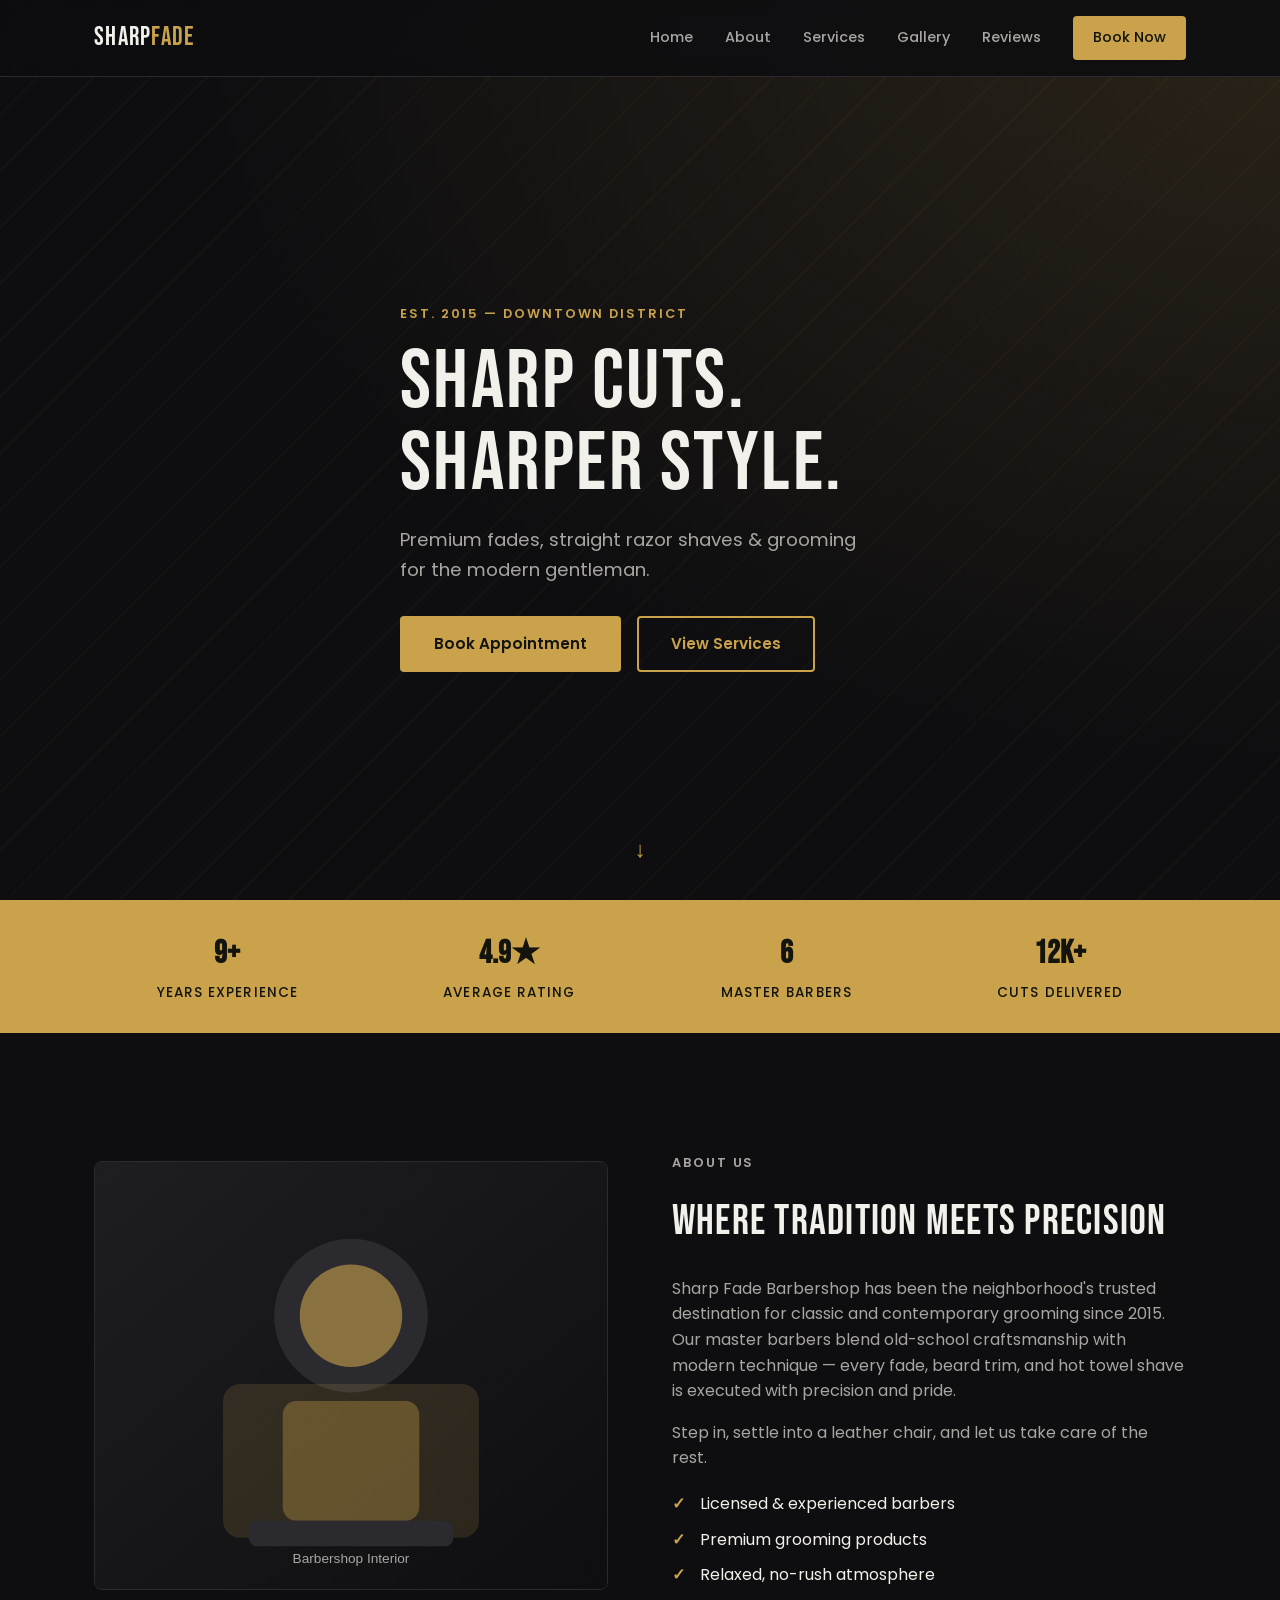
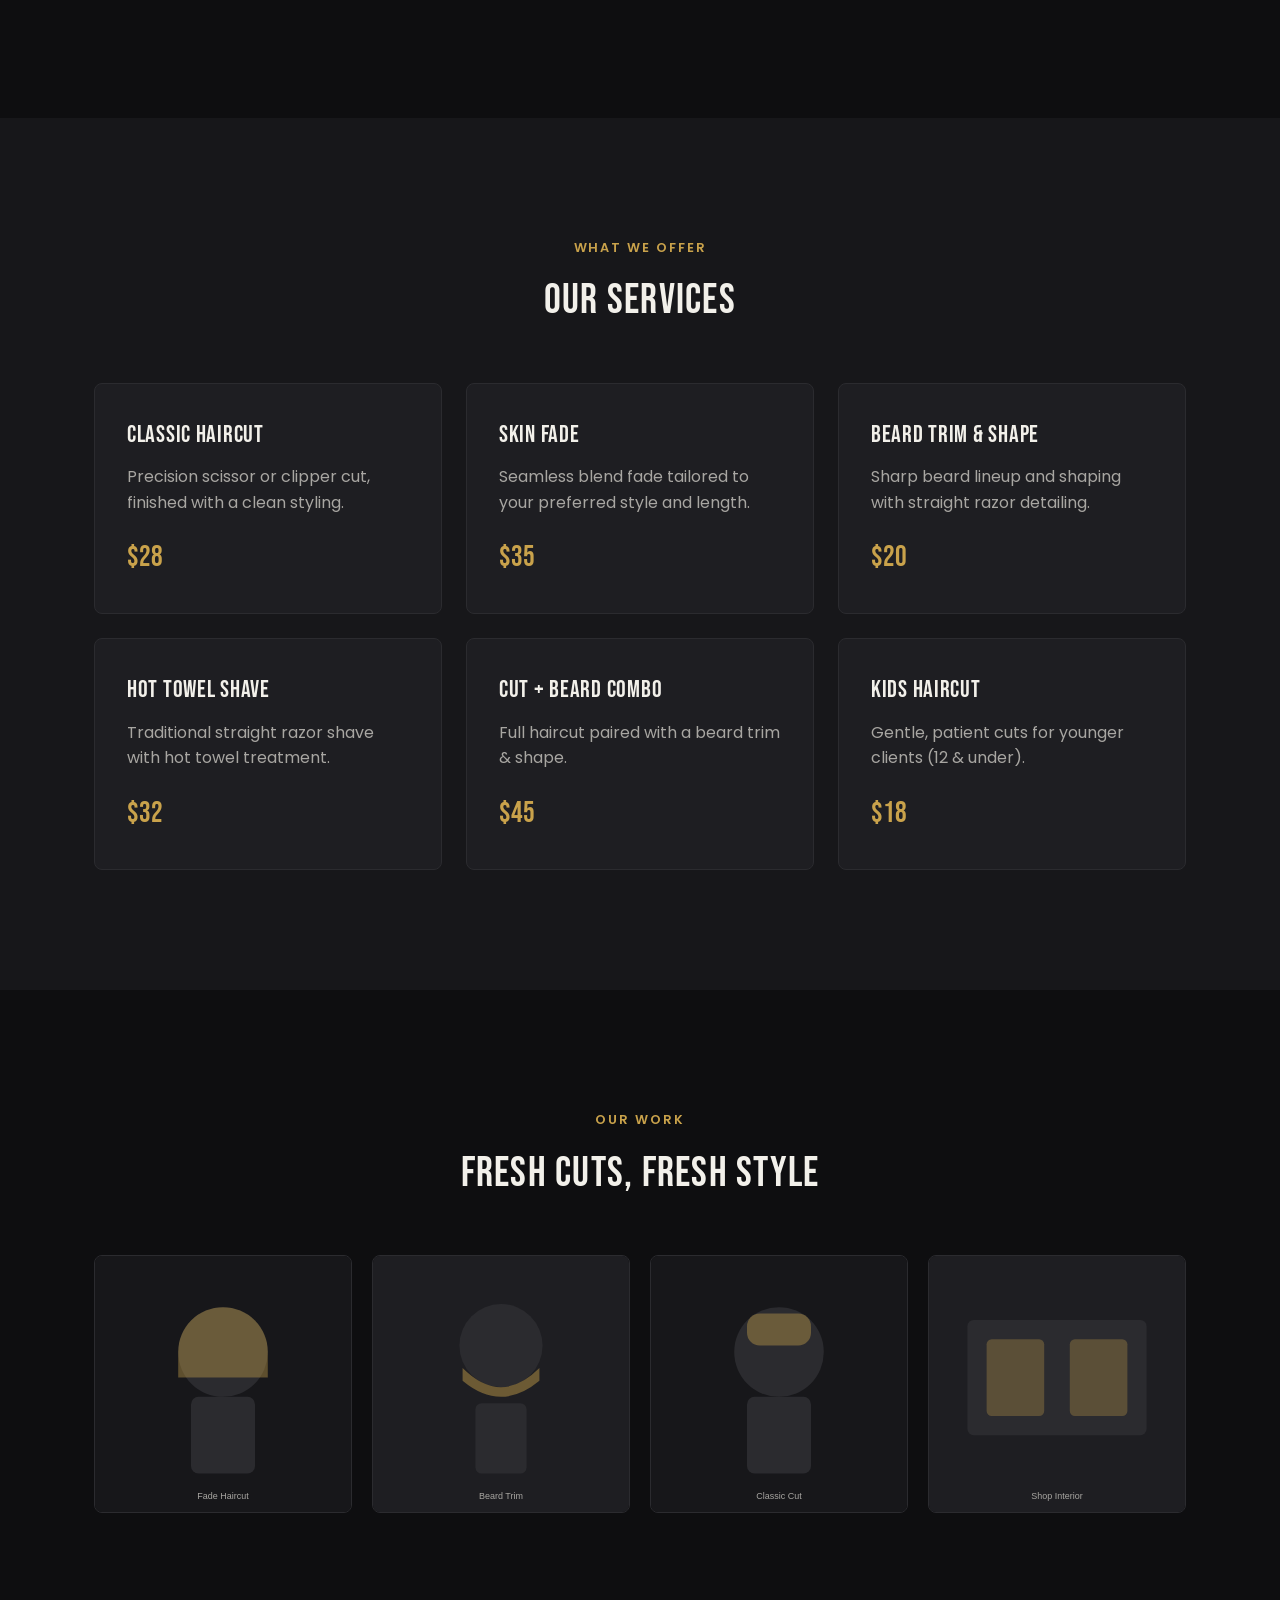
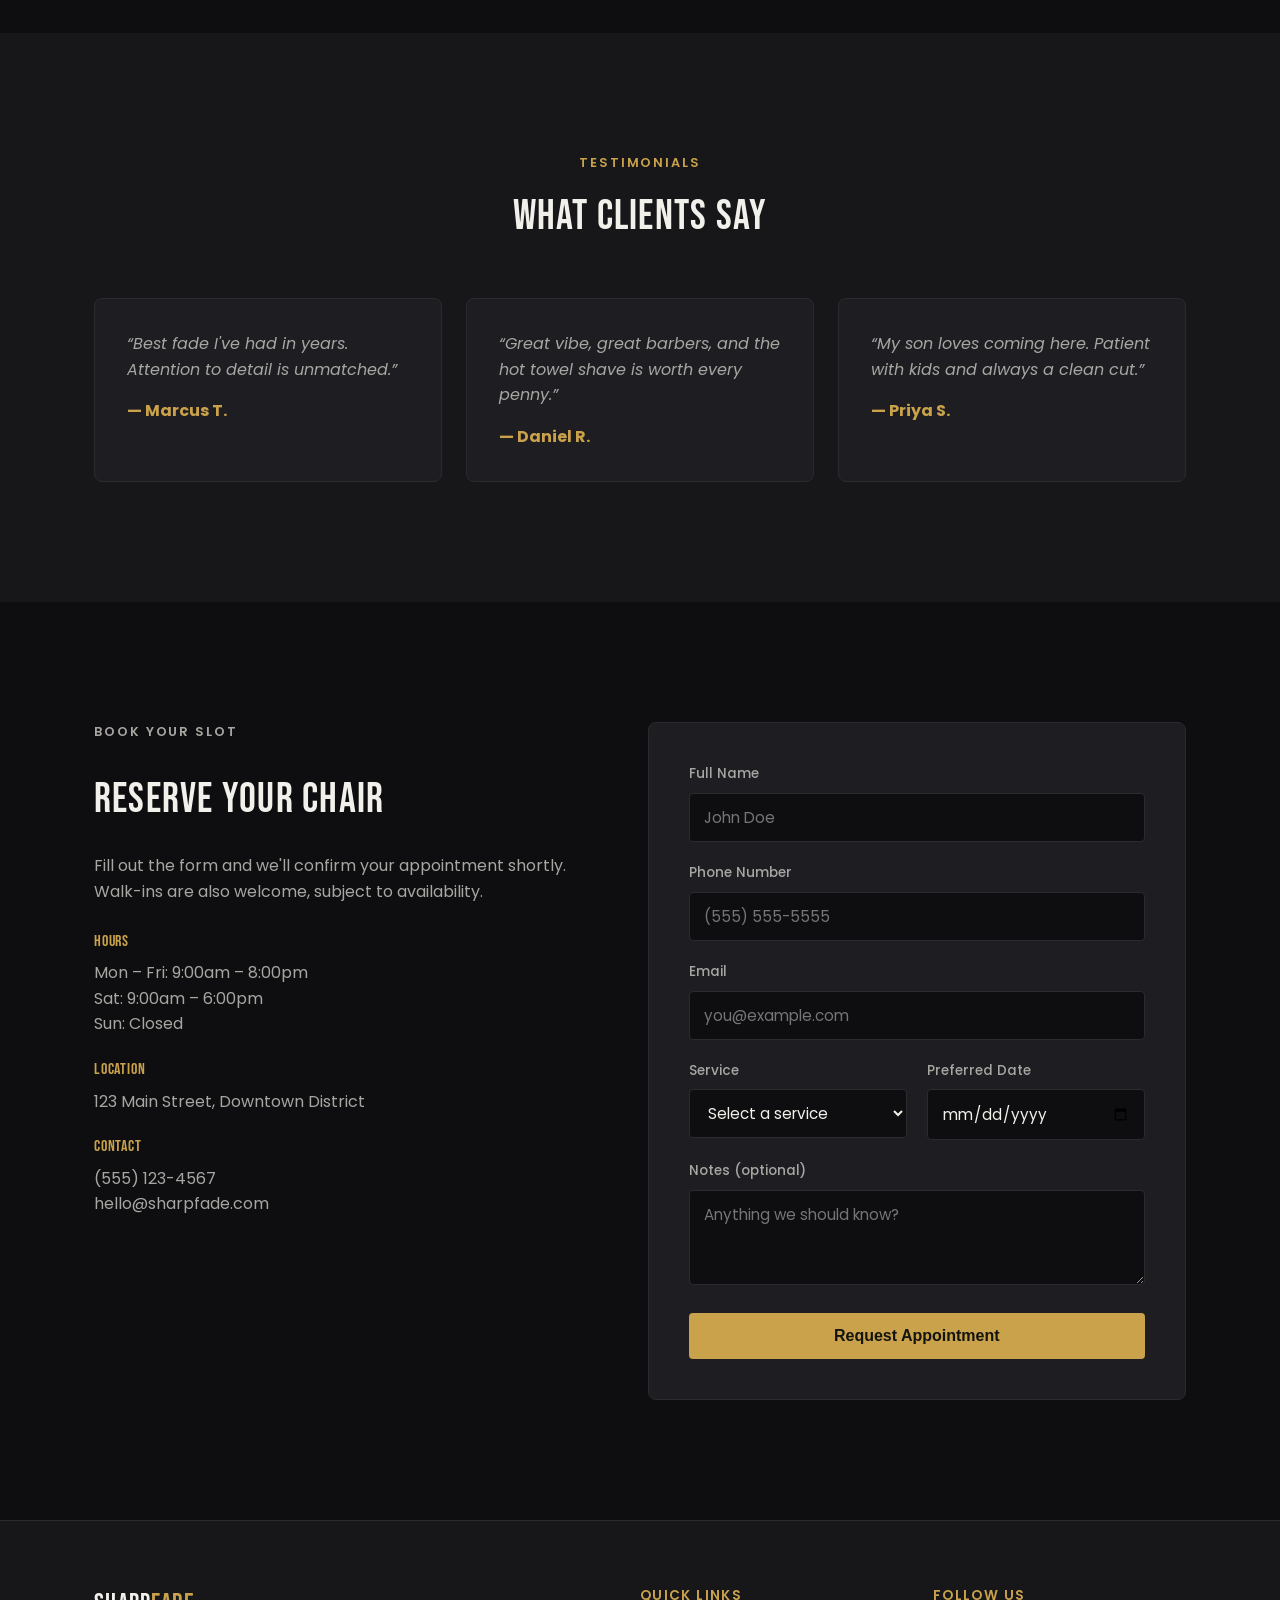
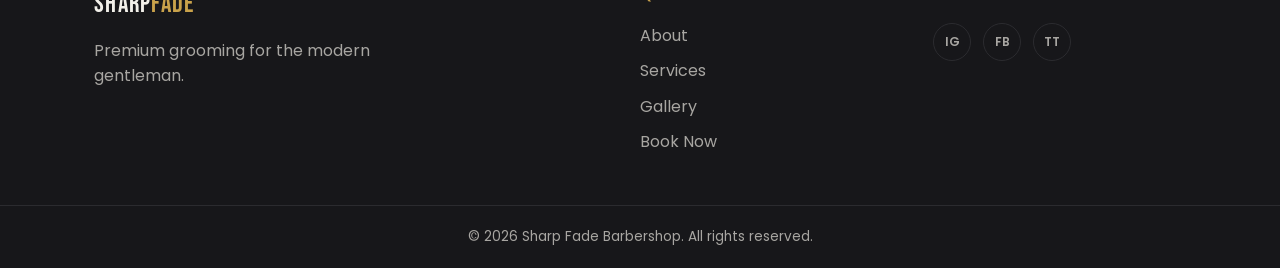
<file: barbing-salon-website/index.html>
<!DOCTYPE html>
<html lang="en">
<head>
<meta charset="UTF-8">
<meta name="viewport" content="width=device-width, initial-scale=1.0">
<title>Sharp Fade Barbershop</title>
<link rel="preconnect" href="https://fonts.googleapis.com">
<link href="https://fonts.googleapis.com/css2?family=Bebas+Neue&family=Poppins:wght@300;400;500;600;700&display=swap" rel="stylesheet">
<link rel="stylesheet" href="css/style.css">
</head>
<body>

<header class="navbar" id="navbar">
  <div class="container nav-inner">
    <a href="#home" class="logo">SHARP<span>FADE</span></a>
    <nav class="nav-links" id="navLinks">
      <a href="#home">Home</a>
      <a href="#about">About</a>
      <a href="#services">Services</a>
      <a href="#gallery">Gallery</a>
      <a href="#testimonials">Reviews</a>
      <a href="#booking" class="nav-cta">Book Now</a>
    </nav>
    <button class="hamburger" id="hamburger" aria-label="Toggle menu">
      <span></span><span></span><span></span>
    </button>
  </div>
</header>

<section class="hero" id="home">
  <div class="hero-overlay"></div>
  <div class="container hero-content">
    <p class="eyebrow">Est. 2015 &mdash; Downtown District</p>
    <h1>Sharp Cuts.<br>Sharper Style.</h1>
    <p class="hero-sub">Premium fades, straight razor shaves &amp; grooming for the modern gentleman.</p>
    <div class="hero-buttons">
      <a href="#booking" class="btn btn-primary">Book Appointment</a>
      <a href="#services" class="btn btn-outline">View Services</a>
    </div>
  </div>
  <a href="#about" class="scroll-cue" aria-label="Scroll down">&darr;</a>
</section>

<section class="strip">
  <div class="container strip-inner">
    <div class="strip-item"><strong>9+</strong><span>Years Experience</span></div>
    <div class="strip-item"><strong>4.9★</strong><span>Average Rating</span></div>
    <div class="strip-item"><strong>6</strong><span>Master Barbers</span></div>
    <div class="strip-item"><strong>12k+</strong><span>Cuts Delivered</span></div>
  </div>
</section>

<section class="about" id="about">
  <div class="container about-grid">
    <div class="about-image">
      <img src="images/barber-chair.svg" alt="Barbershop interior">
    </div>
    <div class="about-text">
      <p class="eyebrow">About Us</p>
      <h2>Where Tradition Meets Precision</h2>
      <p>Sharp Fade Barbershop has been the neighborhood's trusted destination for classic and contemporary grooming since 2015. Our master barbers blend old-school craftsmanship with modern technique &mdash; every fade, beard trim, and hot towel shave is executed with precision and pride.</p>
      <p>Step in, settle into a leather chair, and let us take care of the rest.</p>
      <ul class="about-list">
        <li>Licensed &amp; experienced barbers</li>
        <li>Premium grooming products</li>
        <li>Relaxed, no-rush atmosphere</li>
      </ul>
    </div>
  </div>
</section>

<section class="services" id="services">
  <div class="container">
    <p class="eyebrow center">What We Offer</p>
    <h2 class="center">Our Services</h2>
    <div class="services-grid">
      <div class="service-card">
        <h3>Classic Haircut</h3>
        <p>Precision scissor or clipper cut, finished with a clean styling.</p>
        <span class="price">$28</span>
      </div>
      <div class="service-card">
        <h3>Skin Fade</h3>
        <p>Seamless blend fade tailored to your preferred style and length.</p>
        <span class="price">$35</span>
      </div>
      <div class="service-card">
        <h3>Beard Trim &amp; Shape</h3>
        <p>Sharp beard lineup and shaping with straight razor detailing.</p>
        <span class="price">$20</span>
      </div>
      <div class="service-card">
        <h3>Hot Towel Shave</h3>
        <p>Traditional straight razor shave with hot towel treatment.</p>
        <span class="price">$32</span>
      </div>
      <div class="service-card">
        <h3>Cut + Beard Combo</h3>
        <p>Full haircut paired with a beard trim &amp; shape.</p>
        <span class="price">$45</span>
      </div>
      <div class="service-card">
        <h3>Kids Haircut</h3>
        <p>Gentle, patient cuts for younger clients (12 &amp; under).</p>
        <span class="price">$18</span>
      </div>
    </div>
  </div>
</section>

<section class="gallery" id="gallery">
  <div class="container">
    <p class="eyebrow center">Our Work</p>
    <h2 class="center">Fresh Cuts, Fresh Style</h2>
    <div class="gallery-grid">
      <div class="gallery-item"><img src="images/gallery-1.svg" alt="Fade haircut example"></div>
      <div class="gallery-item"><img src="images/gallery-2.svg" alt="Beard trim example"></div>
      <div class="gallery-item"><img src="images/gallery-3.svg" alt="Classic haircut example"></div>
      <div class="gallery-item"><img src="images/gallery-4.svg" alt="Shop interior"></div>
    </div>
  </div>
</section>

<section class="testimonials" id="testimonials">
  <div class="container">
    <p class="eyebrow center">Testimonials</p>
    <h2 class="center">What Clients Say</h2>
    <div class="testimonial-grid">
      <div class="testimonial-card">
        <p>&ldquo;Best fade I've had in years. Attention to detail is unmatched.&rdquo;</p>
        <strong>&mdash; Marcus T.</strong>
      </div>
      <div class="testimonial-card">
        <p>&ldquo;Great vibe, great barbers, and the hot towel shave is worth every penny.&rdquo;</p>
        <strong>&mdash; Daniel R.</strong>
      </div>
      <div class="testimonial-card">
        <p>&ldquo;My son loves coming here. Patient with kids and always a clean cut.&rdquo;</p>
        <strong>&mdash; Priya S.</strong>
      </div>
    </div>
  </div>
</section>

<section class="booking" id="booking">
  <div class="container booking-grid">
    <div class="booking-info">
      <p class="eyebrow">Book Your Slot</p>
      <h2>Reserve Your Chair</h2>
      <p>Fill out the form and we'll confirm your appointment shortly. Walk-ins are also welcome, subject to availability.</p>
      <div class="info-block">
        <h4>Hours</h4>
        <p>Mon &ndash; Fri: 9:00am &ndash; 8:00pm<br>Sat: 9:00am &ndash; 6:00pm<br>Sun: Closed</p>
      </div>
      <div class="info-block">
        <h4>Location</h4>
        <p>123 Main Street, Downtown District</p>
      </div>
      <div class="info-block">
        <h4>Contact</h4>
        <p>(555) 123-4567<br>hello@sharpfade.com</p>
      </div>
    </div>
    <form class="booking-form" id="bookingForm">
      <div class="form-row">
        <label for="name">Full Name</label>
        <input type="text" id="name" name="name" required placeholder="John Doe">
      </div>
      <div class="form-row">
        <label for="phone">Phone Number</label>
        <input type="tel" id="phone" name="phone" required placeholder="(555) 555-5555">
      </div>
      <div class="form-row">
        <label for="email">Email</label>
        <input type="email" id="email" name="email" required placeholder="you@example.com">
      </div>
      <div class="form-row form-row-split">
        <div>
          <label for="service">Service</label>
          <select id="service" name="service" required>
            <option value="" disabled selected>Select a service</option>
            <option>Classic Haircut</option>
            <option>Skin Fade</option>
            <option>Beard Trim &amp; Shape</option>
            <option>Hot Towel Shave</option>
            <option>Cut + Beard Combo</option>
            <option>Kids Haircut</option>
          </select>
        </div>
        <div>
          <label for="date">Preferred Date</label>
          <input type="date" id="date" name="date" required>
        </div>
      </div>
      <div class="form-row">
        <label for="notes">Notes (optional)</label>
        <textarea id="notes" name="notes" rows="3" placeholder="Anything we should know?"></textarea>
      </div>
      <button type="submit" class="btn btn-primary btn-full">Request Appointment</button>
      <p class="form-success" id="formSuccess">Thanks! Your request has been received &mdash; we'll confirm shortly.</p>
    </form>
  </div>
</section>

<footer class="footer">
  <div class="container footer-inner">
    <div class="footer-brand">
      <a href="#home" class="logo">SHARP<span>FADE</span></a>
      <p>Premium grooming for the modern gentleman.</p>
    </div>
    <div class="footer-links">
      <h4>Quick Links</h4>
      <a href="#about">About</a>
      <a href="#services">Services</a>
      <a href="#gallery">Gallery</a>
      <a href="#booking">Book Now</a>
    </div>
    <div class="footer-social">
      <h4>Follow Us</h4>
      <div class="social-icons">
        <a href="#" aria-label="Instagram">IG</a>
        <a href="#" aria-label="Facebook">FB</a>
        <a href="#" aria-label="TikTok">TT</a>
      </div>
    </div>
  </div>
  <div class="footer-bottom">
    <p>&copy; <span id="year"></span> Sharp Fade Barbershop. All rights reserved.</p>
  </div>
</footer>

<script src="js/script.js"></script>
</body>
</html>
</file>
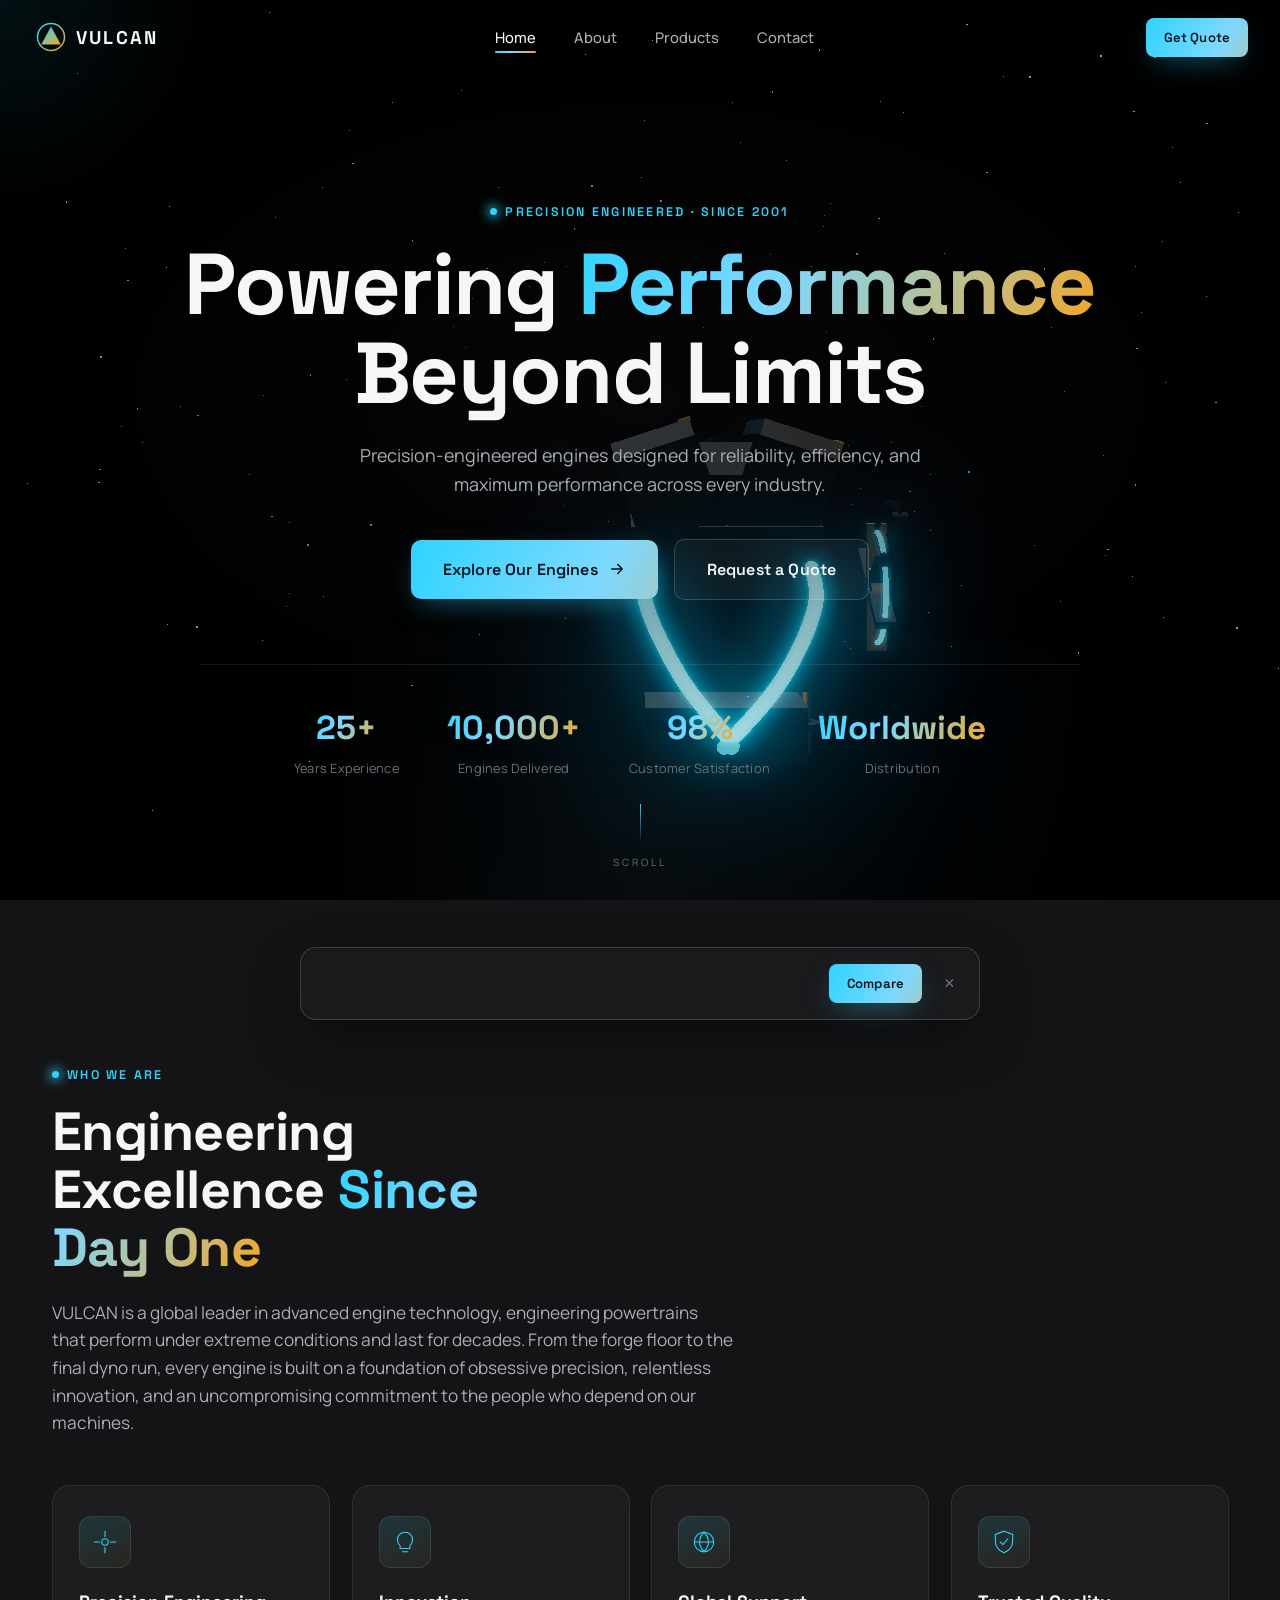
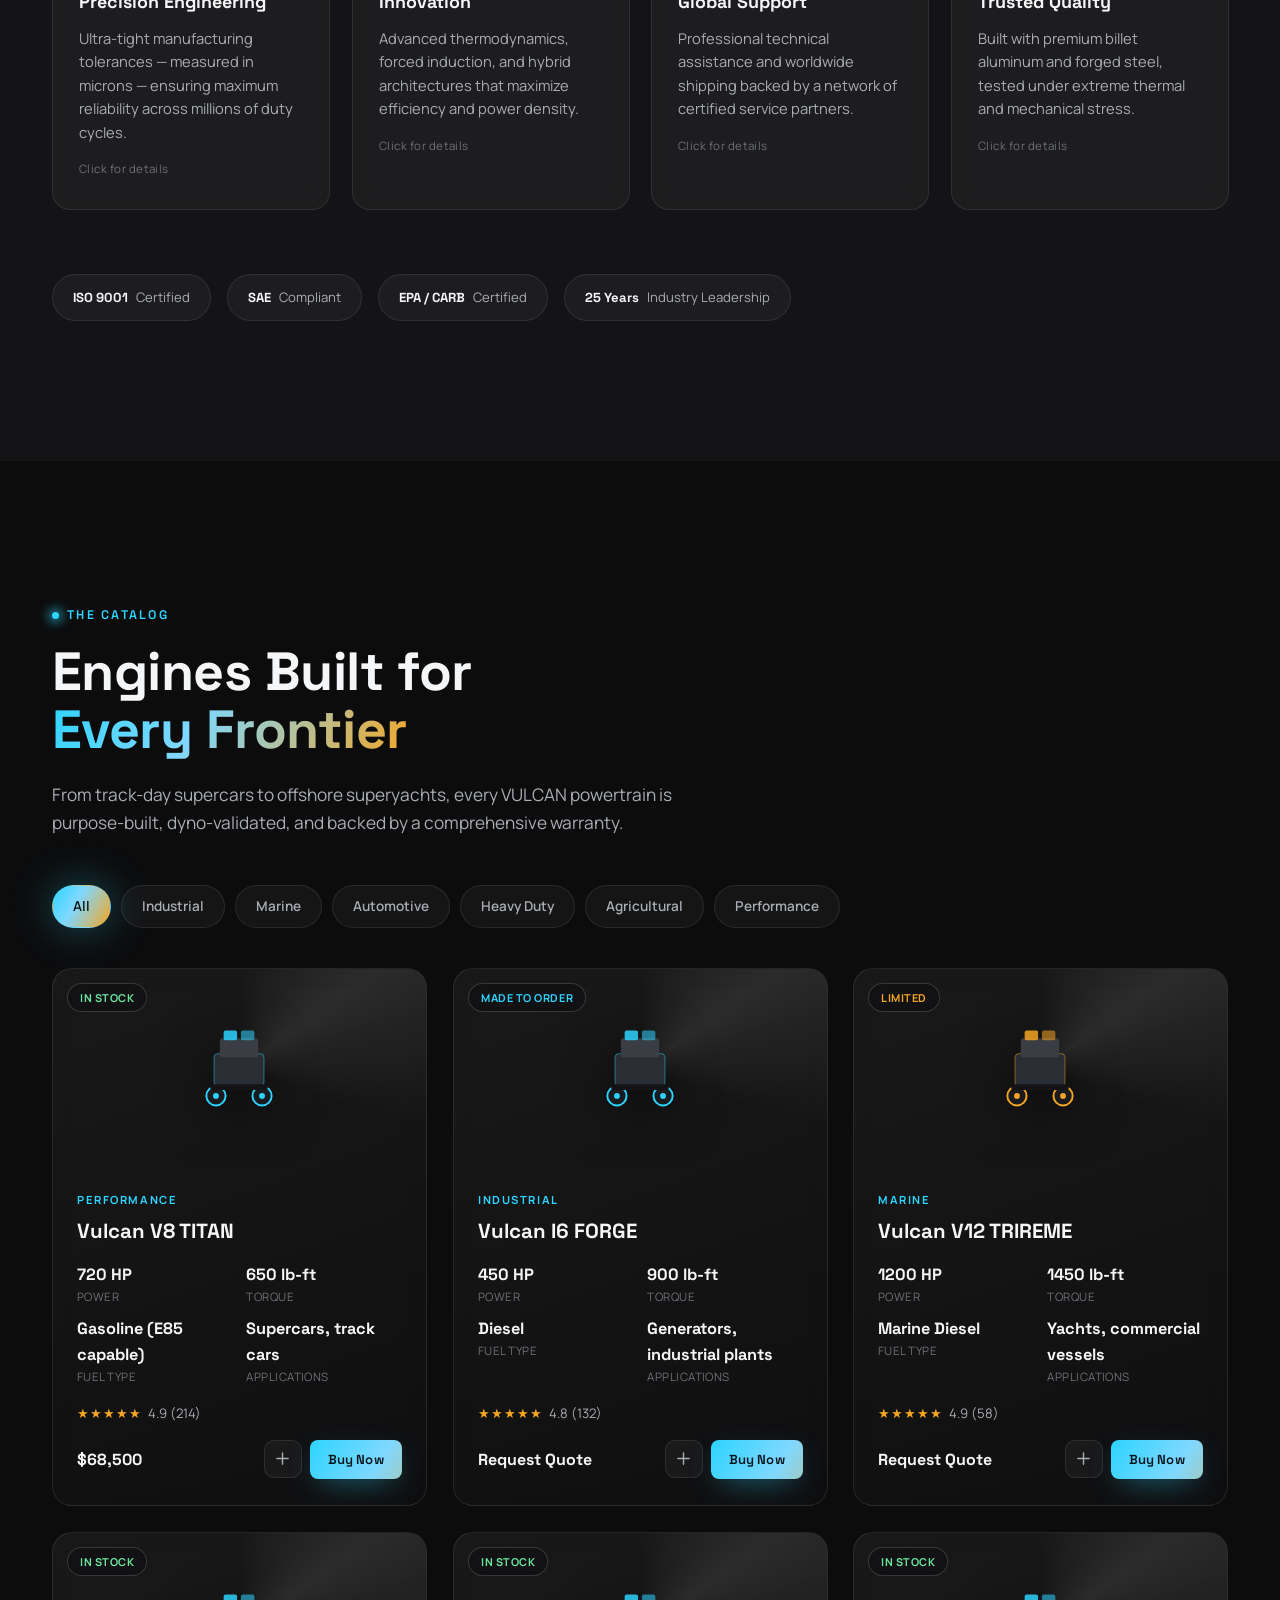
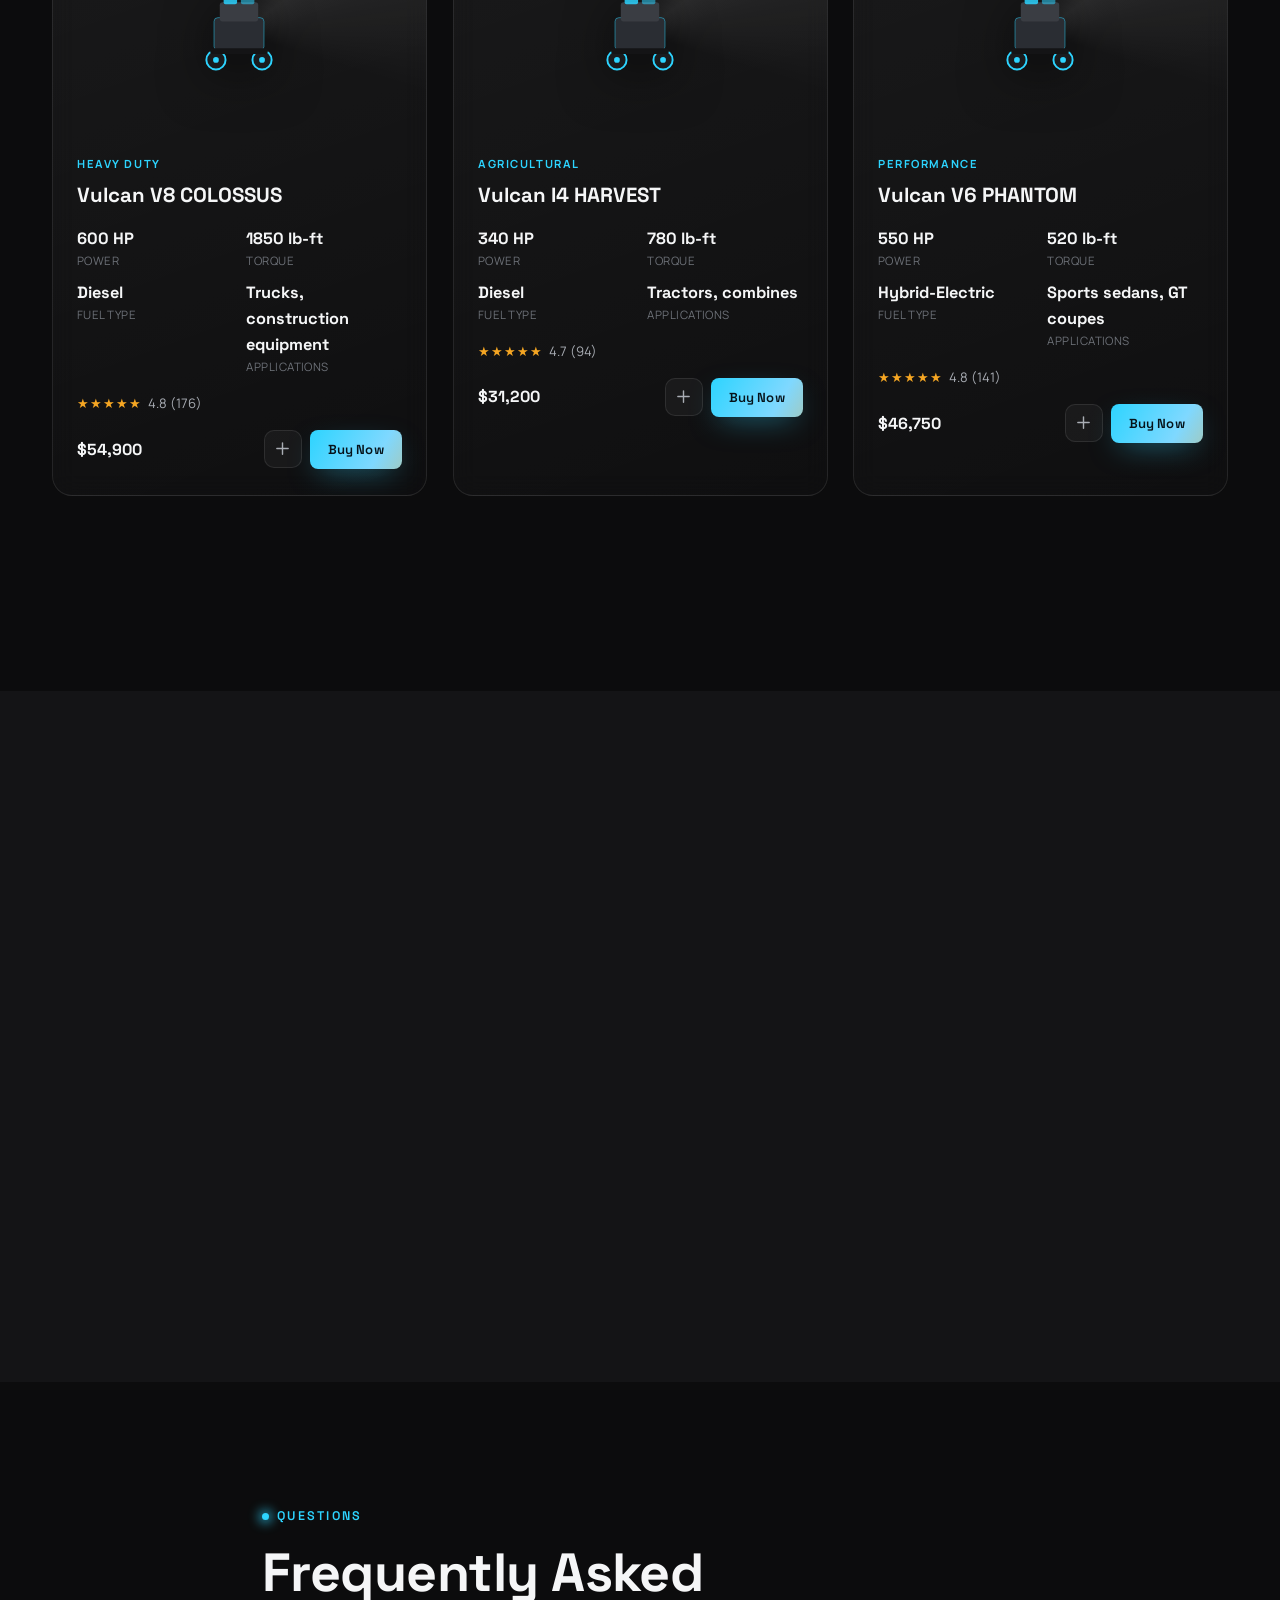
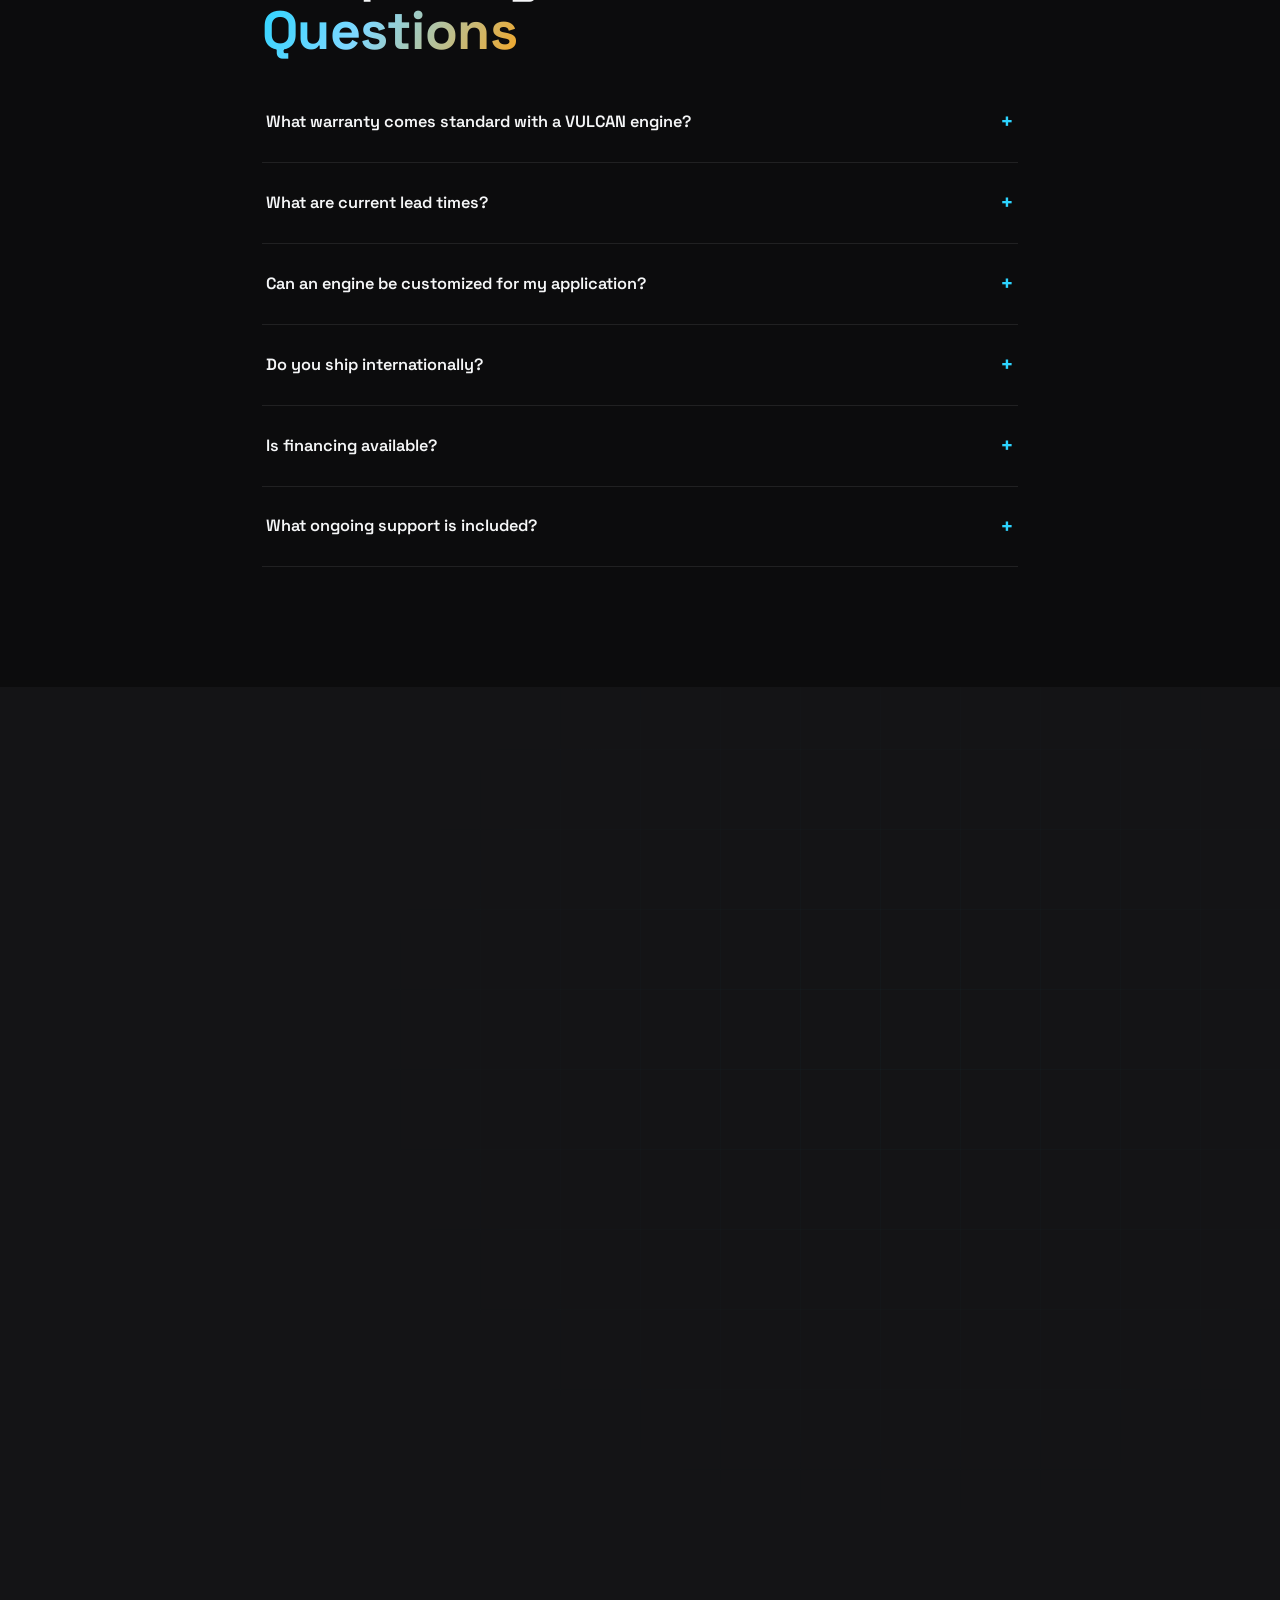
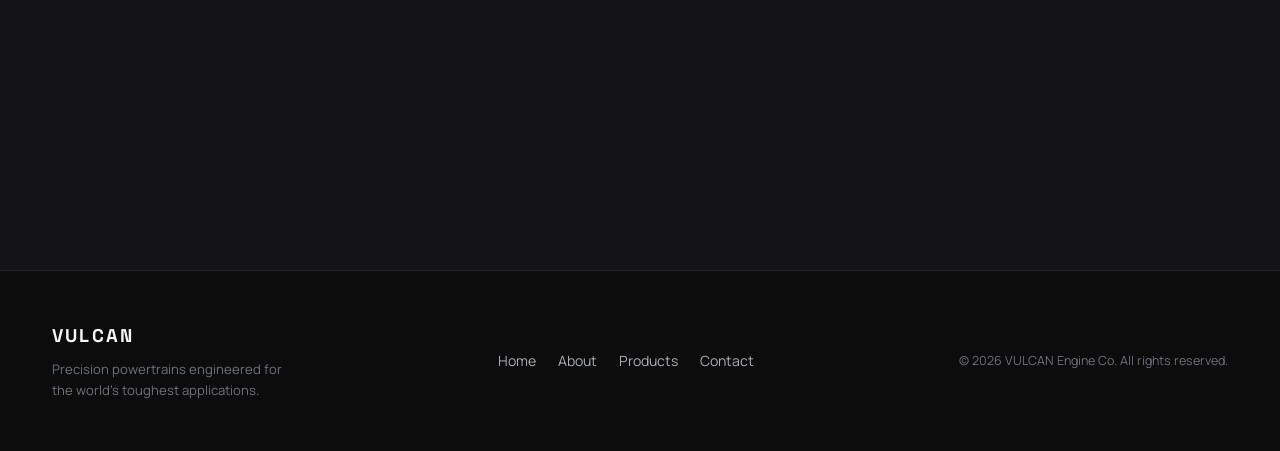
<file: engine-company-website/index.html>
<!DOCTYPE html>
<html lang="en">
<head>
<meta charset="UTF-8" />
<meta name="viewport" content="width=device-width, initial-scale=1.0" />
<title>VULCAN — Engineering Excellence in Motion</title>
<meta name="description" content="VULCAN engineers precision powertrains for automotive, marine, industrial, agricultural and heavy-duty applications. Explore our engine catalog and request a quote." />
<meta name="theme-color" content="#111111" />

<!-- Open Graph -->
<meta property="og:title" content="VULCAN — Powering Performance Beyond Limits" />
<meta property="og:description" content="Precision-engineered engines designed for reliability, efficiency, and maximum performance across every industry." />
<meta property="og:type" content="website" />

<link rel="icon" href="data:image/svg+xml,%3Csvg xmlns='http://www.w3.org/2000/svg' viewBox='0 0 100 100'%3E%3Ccircle cx='50' cy='50' r='46' fill='%23111'/%3E%3Cpath d='M50 12 L82 70 H18 Z' fill='%232dd4ff'/%3E%3C/svg%3E" />

<link rel="preconnect" href="https://fonts.googleapis.com" />
<link rel="preconnect" href="https://fonts.gstatic.com" crossorigin />
<link href="https://fonts.googleapis.com/css2?family=Space+Grotesk:wght@400;500;600;700&family=Manrope:wght@400;500;600;700;800&display=swap" rel="stylesheet" />

<link rel="stylesheet" href="css/style.css" />

<script type="importmap">
{
  "imports": {
    "three": "./vendor/three/build/three.module.js",
    "three/addons/": "./vendor/three/examples/jsm/"
  }
}
</script>
</head>
<body>

<!-- ============ LOADER ============ -->
<div class="loader" id="loader" aria-hidden="true">
  <div class="loader__engine">
    <span class="loader__ring"></span>
    <span class="loader__core"></span>
  </div>
  <p class="loader__label">IGNITING<span class="loader__dots">...</span></p>
</div>

<!-- ============ CLICK GLOW LAYER (populated by JS) ============ -->
<div class="glow-layer" id="glowLayer" aria-hidden="true"></div>

<!-- ============ 3D CANVAS ============ -->
<canvas id="engine-canvas" aria-hidden="true"></canvas>

<!-- ============ CURSOR GLOW ============ -->
<div class="cursor-glow" id="cursorGlow" aria-hidden="true"></div>

<!-- ============ NAVIGATION ============ -->
<header class="navbar" id="navbar">
  <div class="navbar__inner">
    <a href="#home" class="navbar__logo" data-glow>
      <span class="navbar__logo-mark">
        <svg viewBox="0 0 40 40" width="30" height="30" aria-hidden="true">
          <circle cx="20" cy="20" r="18" fill="none" stroke="url(#logoGrad)" stroke-width="2"/>
          <path d="M20 6 L33 30 H7 Z" fill="url(#logoGrad)"/>
          <defs>
            <linearGradient id="logoGrad" x1="0" y1="0" x2="1" y2="1">
              <stop offset="0" stop-color="#2dd4ff"/>
              <stop offset="1" stop-color="#f5a623"/>
            </linearGradient>
          </defs>
        </svg>
      </span>
      <span class="navbar__logo-text">VULCAN</span>
    </a>

    <nav class="navbar__links" id="navLinks" aria-label="Primary">
      <a href="#home" class="navbar__link is-active" data-glow data-section="home">Home</a>
      <a href="#about" class="navbar__link" data-glow data-section="about">About</a>
      <a href="#products" class="navbar__link" data-glow data-section="products">Products</a>
      <a href="#contact" class="navbar__link" data-glow data-section="contact">Contact</a>
    </nav>

    <div class="navbar__actions">
      <a href="#contact" class="btn btn--sm btn--primary" data-glow>Get Quote</a>
      <button class="navbar__burger" id="burger" aria-label="Toggle menu" aria-expanded="false">
        <span></span><span></span><span></span>
      </button>
    </div>
  </div>
</header>

<main id="top">

  <!-- ============ HERO ============ -->
  <section class="hero" id="home">
    <div class="hero__bg-grid" aria-hidden="true"></div>
    <div class="hero__vignette" aria-hidden="true"></div>

    <div class="hero__content">
      <p class="eyebrow" data-reveal>
        <span class="eyebrow__dot"></span> PRECISION ENGINEERED · SINCE 2001
      </p>
      <h1 class="hero__headline" data-reveal>
        Powering <span class="text-gradient">Performance</span><br />
        Beyond Limits
      </h1>
      <p class="hero__sub" data-reveal>
        Precision-engineered engines designed for reliability, efficiency, and maximum
        performance across every industry.
      </p>

      <div class="hero__cta" data-reveal>
        <a href="#products" class="btn btn--primary btn--lg glow-on-hover" data-glow>
          <span>Explore Our Engines</span>
          <svg width="18" height="18" viewBox="0 0 24 24" fill="none"><path d="M5 12h14M13 6l6 6-6 6" stroke="currentColor" stroke-width="2" stroke-linecap="round" stroke-linejoin="round"/></svg>
        </a>
        <a href="#contact" class="btn btn--ghost btn--lg glow-on-hover" data-glow>
          <span>Request a Quote</span>
        </a>
      </div>

      <div class="hero__stats" data-reveal>
        <div class="stat">
          <span class="stat__num" data-count="25" data-suffix="+">0</span>
          <span class="stat__label">Years Experience</span>
        </div>
        <div class="stat">
          <span class="stat__num" data-count="10000" data-suffix="+">0</span>
          <span class="stat__label">Engines Delivered</span>
        </div>
        <div class="stat">
          <span class="stat__num" data-count="98" data-suffix="%">0</span>
          <span class="stat__label">Customer Satisfaction</span>
        </div>
        <div class="stat">
          <span class="stat__num-static">Worldwide</span>
          <span class="stat__label">Distribution</span>
        </div>
      </div>
    </div>

    <div class="hero__scroll-cue" aria-hidden="true">
      <span></span>
      <p>SCROLL</p>
    </div>
  </section>

  <!-- ============ ABOUT ============ -->
  <section class="about" id="about">
    <div class="section-inner">
      <p class="eyebrow" data-reveal><span class="eyebrow__dot"></span> WHO WE ARE</p>
      <h2 class="section-title" data-reveal>Engineering Excellence <span class="text-gradient">Since Day One</span></h2>
      <p class="section-lead" data-reveal>
        VULCAN is a global leader in advanced engine technology, engineering powertrains that
        perform under extreme conditions and last for decades. From the forge floor to the final
        dyno run, every engine is built on a foundation of obsessive precision, relentless
        innovation, and an uncompromising commitment to the people who depend on our machines.
      </p>

      <div class="feature-grid">

        <article class="feature-card" data-glow data-tilt>
          <div class="feature-card__icon">
            <svg viewBox="0 0 48 48" fill="none"><circle cx="24" cy="24" r="6" stroke="currentColor" stroke-width="2"/><path d="M24 4v10M24 34v10M4 24h10M34 24h10" stroke="currentColor" stroke-width="2" stroke-linecap="round"/></svg>
          </div>
          <h3>Precision Engineering</h3>
          <p>Ultra-tight manufacturing tolerances — measured in microns — ensuring maximum reliability across millions of duty cycles.</p>
          <div class="feature-card__more">
            <p>Every block is CNC-machined to ±0.01mm tolerance and validated with laser metrology before it ever reaches assembly.</p>
          </div>
          <span class="feature-card__hint">Click for details</span>
        </article>

        <article class="feature-card" data-glow data-tilt>
          <div class="feature-card__icon">
            <svg viewBox="0 0 48 48" fill="none"><path d="M24 6c-8 0-14 6-14 14 0 6 3 9 5 11v5h18v-5c2-2 5-5 5-11 0-8-6-14-14-14z" stroke="currentColor" stroke-width="2"/><path d="M19 42h10" stroke="currentColor" stroke-width="2" stroke-linecap="round"/></svg>
          </div>
          <h3>Innovation</h3>
          <p>Advanced thermodynamics, forced induction, and hybrid architectures that maximize efficiency and power density.</p>
          <div class="feature-card__more">
            <p>Our R&D division files 12+ patents annually across combustion efficiency, thermal management, and lightweight alloys.</p>
          </div>
          <span class="feature-card__hint">Click for details</span>
        </article>

        <article class="feature-card" data-glow data-tilt>
          <div class="feature-card__icon">
            <svg viewBox="0 0 48 48" fill="none"><circle cx="24" cy="24" r="18" stroke="currentColor" stroke-width="2"/><path d="M6 24h36M24 6c5 5 8 11 8 18s-3 13-8 18c-5-5-8-11-8-18s3-13 8-18z" stroke="currentColor" stroke-width="2"/></svg>
          </div>
          <h3>Global Support</h3>
          <p>Professional technical assistance and worldwide shipping backed by a network of certified service partners.</p>
          <div class="feature-card__more">
            <p>Regional support hubs across 40+ countries deliver parts within 48 hours and technicians within 72.</p>
          </div>
          <span class="feature-card__hint">Click for details</span>
        </article>

        <article class="feature-card" data-glow data-tilt>
          <div class="feature-card__icon">
            <svg viewBox="0 0 48 48" fill="none"><path d="M24 4l16 6v12c0 11-7 18-16 22-9-4-16-11-16-22V10z" stroke="currentColor" stroke-width="2"/><path d="M17 24l5 5 9-11" stroke="currentColor" stroke-width="2" stroke-linecap="round" stroke-linejoin="round"/></svg>
          </div>
          <h3>Trusted Quality</h3>
          <p>Built with premium billet aluminum and forged steel, tested under extreme thermal and mechanical stress.</p>
          <div class="feature-card__more">
            <p>Every engine completes a 200-hour endurance dyno cycle simulating a decade of real-world abuse before shipping.</p>
          </div>
          <span class="feature-card__hint">Click for details</span>
        </article>

      </div>

      <!-- Trust badges -->
      <div class="badges" data-reveal>
        <div class="badge"><span>ISO 9001</span> Certified</div>
        <div class="badge"><span>SAE</span> Compliant</div>
        <div class="badge"><span>EPA / CARB</span> Certified</div>
        <div class="badge"><span>25&nbsp;Years</span> Industry Leadership</div>
      </div>
    </div>
  </section>

  <!-- ============ PRODUCTS ============ -->
  <section class="products" id="products">
    <div class="section-inner">
      <p class="eyebrow" data-reveal><span class="eyebrow__dot"></span> THE CATALOG</p>
      <h2 class="section-title" data-reveal>Engines Built for <span class="text-gradient">Every Frontier</span></h2>
      <p class="section-lead" data-reveal>
        From track-day supercars to offshore superyachts, every VULCAN powertrain is purpose-built,
        dyno-validated, and backed by a comprehensive warranty.
      </p>

      <div class="filters" id="filters" data-reveal role="tablist" aria-label="Filter engines by category">
        <button class="filter-chip is-active" data-filter="all" data-glow>All</button>
        <button class="filter-chip" data-filter="industrial" data-glow>Industrial</button>
        <button class="filter-chip" data-filter="marine" data-glow>Marine</button>
        <button class="filter-chip" data-filter="automotive" data-glow>Automotive</button>
        <button class="filter-chip" data-filter="heavy-duty" data-glow>Heavy Duty</button>
        <button class="filter-chip" data-filter="agricultural" data-glow>Agricultural</button>
        <button class="filter-chip" data-filter="performance" data-glow>Performance</button>
      </div>

      <div class="product-grid" id="productGrid"><!-- injected by js/main.js --></div>

      <p class="products__compare-hint" data-reveal>Select up to 3 engines to <button class="link-btn" id="compareToggle" data-glow>compare specs side-by-side</button>.</p>
    </div>
  </section>

  <!-- ============ TESTIMONIALS ============ -->
  <section class="testimonials" id="testimonials">
    <div class="section-inner">
      <p class="eyebrow" data-reveal><span class="eyebrow__dot"></span> TRUSTED WORLDWIDE</p>
      <h2 class="section-title" data-reveal>What Our <span class="text-gradient">Customers Say</span></h2>

      <div class="testimonial-track" id="testimonialTrack" data-reveal><!-- injected by js/main.js --></div>
      <div class="testimonial-dots" id="testimonialDots"></div>
    </div>
  </section>

  <!-- ============ FAQ ============ -->
  <section class="faq" id="faq">
    <div class="section-inner section-inner--narrow">
      <p class="eyebrow" data-reveal><span class="eyebrow__dot"></span> QUESTIONS</p>
      <h2 class="section-title" data-reveal>Frequently Asked <span class="text-gradient">Questions</span></h2>
      <div class="faq-list" id="faqList" data-reveal><!-- injected by js/main.js --></div>
    </div>
  </section>

  <!-- ============ CONTACT ============ -->
  <section class="contact" id="contact">
    <div class="contact__blueprint" aria-hidden="true"></div>
    <div class="section-inner">
      <p class="eyebrow" data-reveal><span class="eyebrow__dot"></span> START A PROJECT</p>
      <h2 class="section-title" data-reveal>Let's Build Something <span class="text-gradient">Powerful Together</span></h2>
      <p class="section-lead" data-reveal>Tell us about your application and our engineering team will respond within one business day.</p>

      <div class="contact__grid">
        <form class="contact-form" id="contactForm" data-reveal novalidate>
          <div class="urgency-banner">
            <svg width="16" height="16" viewBox="0 0 24 24" fill="none"><path d="M12 2l9 16H3z" stroke="currentColor" stroke-width="2" stroke-linejoin="round"/><path d="M12 9v5M12 17h.01" stroke="currentColor" stroke-width="2" stroke-linecap="round"/></svg>
            Q3 production slots are filling — lock in your build slot now.
          </div>

          <div class="form-row">
            <div class="field">
              <label for="fName">Name</label>
              <input type="text" id="fName" name="name" required autocomplete="name" placeholder="Jordan Reyes" />
              <span class="field__error">Please enter your name.</span>
            </div>
            <div class="field">
              <label for="fEmail">Email</label>
              <input type="email" id="fEmail" name="email" required autocomplete="email" placeholder="jordan@company.com" />
              <span class="field__error">Please enter a valid email.</span>
            </div>
          </div>

          <div class="form-row">
            <div class="field">
              <label for="fPhone">Phone</label>
              <input type="tel" id="fPhone" name="phone" autocomplete="tel" placeholder="+1 (555) 000-0000" />
            </div>
            <div class="field">
              <label for="fCompany">Company</label>
              <input type="text" id="fCompany" name="company" autocomplete="organization" placeholder="Company name" />
            </div>
          </div>

          <div class="field">
            <label for="fMessage">Message</label>
            <textarea id="fMessage" name="message" rows="4" required placeholder="Tell us about your engine requirements..."></textarea>
            <span class="field__error">Please enter a message.</span>
          </div>

          <button type="submit" class="btn btn--primary btn--lg btn--block glow-on-hover" id="submitBtn" data-glow>
            <span class="btn__label">Send Message</span>
            <span class="btn__spinner" aria-hidden="true"></span>
          </button>
          <p class="form-success" id="formSuccess" role="status">✓ Message sent — our team will be in touch shortly.</p>
        </form>

        <aside class="contact-info" data-reveal>
          <div class="contact-info__card" data-glow>
            <h3>Headquarters</h3>
            <ul>
              <li><svg width="18" height="18" viewBox="0 0 24 24" fill="none"><path d="M22 16.9v3a2 2 0 01-2.2 2 19.8 19.8 0 01-8.6-3.1 19.5 19.5 0 01-6-6 19.8 19.8 0 01-3.1-8.7A2 2 0 014.1 2h3a2 2 0 012 1.7c.1 1 .3 2 .6 2.9a2 2 0 01-.5 2.1L8 10a16 16 0 006 6l1.3-1.3a2 2 0 012.1-.4c.9.3 1.9.5 2.9.6a2 2 0 011.7 2z" stroke="currentColor" stroke-width="1.6"/></svg> +1 (800) 555-0142</li>
              <li><svg width="18" height="18" viewBox="0 0 24 24" fill="none"><path d="M4 4h16v16H4z" stroke="currentColor" stroke-width="1.6"/><path d="M4 6l8 7 8-7" stroke="currentColor" stroke-width="1.6"/></svg> quotes@vulcan-engines.com</li>
              <li><svg width="18" height="18" viewBox="0 0 24 24" fill="none"><path d="M12 22s7-6.2 7-12a7 7 0 10-14 0c0 5.8 7 12 7 12z" stroke="currentColor" stroke-width="1.6"/><circle cx="12" cy="10" r="2.5" stroke="currentColor" stroke-width="1.6"/></svg> 4200 Forge Way, Detroit, MI</li>
              <li><svg width="18" height="18" viewBox="0 0 24 24" fill="none"><circle cx="12" cy="12" r="9" stroke="currentColor" stroke-width="1.6"/><path d="M12 7v5l3 3" stroke="currentColor" stroke-width="1.6" stroke-linecap="round"/></svg> Mon–Fri · 7:00–19:00 EST</li>
            </ul>
            <a href="#" class="btn btn--ghost btn--sm" id="directionsBtn" data-glow>
              Get Directions
              <svg width="16" height="16" viewBox="0 0 24 24" fill="none"><path d="M5 12h14M13 6l6 6-6 6" stroke="currentColor" stroke-width="2" stroke-linecap="round" stroke-linejoin="round"/></svg>
            </a>
          </div>

          <div class="contact-info__map" aria-label="Map to VULCAN headquarters">
            <iframe title="VULCAN headquarters map" loading="lazy" referrerpolicy="no-referrer-when-downgrade"
              src="https://maps.google.com/maps?q=Detroit%2C%20MI&t=&z=12&ie=UTF8&iwloc=&output=embed"></iframe>
          </div>

          <div class="social-row">
            <a href="#" data-glow aria-label="LinkedIn"><svg width="20" height="20" viewBox="0 0 24 24" fill="currentColor"><path d="M6.94 5a2 2 0 11-4-.02 2 2 0 014 .02zM3.3 8.75h3.7V21H3.3V8.75zM9.6 8.75h3.55v1.68h.05c.5-.93 1.7-1.9 3.5-1.9 3.75 0 4.44 2.47 4.44 5.68V21h-3.7v-6.06c0-1.44-.03-3.3-2.02-3.3-2.02 0-2.33 1.58-2.33 3.2V21H9.6V8.75z"/></svg></a>
            <a href="#" data-glow aria-label="X"><svg width="20" height="20" viewBox="0 0 24 24" fill="currentColor"><path d="M3 3l7.6 9.2L3.2 21h2.3l6.2-7.3L16.9 21H21l-8-9.7L20.3 3H18l-5.7 6.7L8 3H3z"/></svg></a>
            <a href="#" data-glow aria-label="YouTube"><svg width="20" height="20" viewBox="0 0 24 24" fill="currentColor"><path d="M22 12s0-3.2-.4-4.6a3 3 0 00-2-2C17.9 5 12 5 12 5s-5.9 0-7.6.4a3 3 0 00-2 2C2 8.8 2 12 2 12s0 3.2.4 4.6a3 3 0 002 2C6.1 19 12 19 12 19s5.9 0 7.6-.4a3 3 0 002-2C22 15.2 22 12 22 12z"/><path d="M10 15.5l6-3.5-6-3.5v7z" fill="#111"/></svg></a>
            <a href="#" data-glow aria-label="Instagram"><svg width="20" height="20" viewBox="0 0 24 24" fill="none"><rect x="3" y="3" width="18" height="18" rx="5" stroke="currentColor" stroke-width="1.7"/><circle cx="12" cy="12" r="4" stroke="currentColor" stroke-width="1.7"/><circle cx="17.5" cy="6.5" r="1.2" fill="currentColor"/></svg></a>
          </div>
        </aside>
      </div>
    </div>
  </section>

  <!-- ============ FOOTER ============ -->
  <footer class="footer">
    <div class="section-inner footer__inner">
      <div class="footer__brand">
        <span class="navbar__logo-text">VULCAN</span>
        <p>Precision powertrains engineered for the world's toughest applications.</p>
      </div>
      <div class="footer__links">
        <a href="#home">Home</a>
        <a href="#about">About</a>
        <a href="#products">Products</a>
        <a href="#contact">Contact</a>
      </div>
      <p class="footer__legal">© <span id="year"></span> VULCAN Engine Co. All rights reserved.</p>
    </div>
  </footer>

</main>

<!-- ============ PRODUCT DETAIL MODAL ============ -->
<div class="modal" id="productModal" role="dialog" aria-modal="true" aria-hidden="true">
  <div class="modal__backdrop" data-close-modal></div>
  <div class="modal__panel" id="modalPanel"><!-- injected by js/main.js --></div>
</div>

<!-- ============ COMPARE TRAY ============ -->
<div class="compare-tray" id="compareTray" aria-hidden="true">
  <div class="compare-tray__inner">
    <div class="compare-tray__items" id="compareItems"></div>
    <button class="btn btn--primary btn--sm" id="compareViewBtn" data-glow>Compare</button>
    <button class="compare-tray__close" id="compareClose" aria-label="Close comparison tray">&times;</button>
  </div>
</div>

<script src="vendor/gsap/gsap.min.js" defer></script>
<script src="vendor/gsap/ScrollTrigger.min.js" defer></script>
<script src="vendor/lenis/lenis.min.js" defer></script>
<script type="module" src="js/engine3d.js"></script>
<script type="module" src="js/main.js"></script>
</body>
</html>
</file>
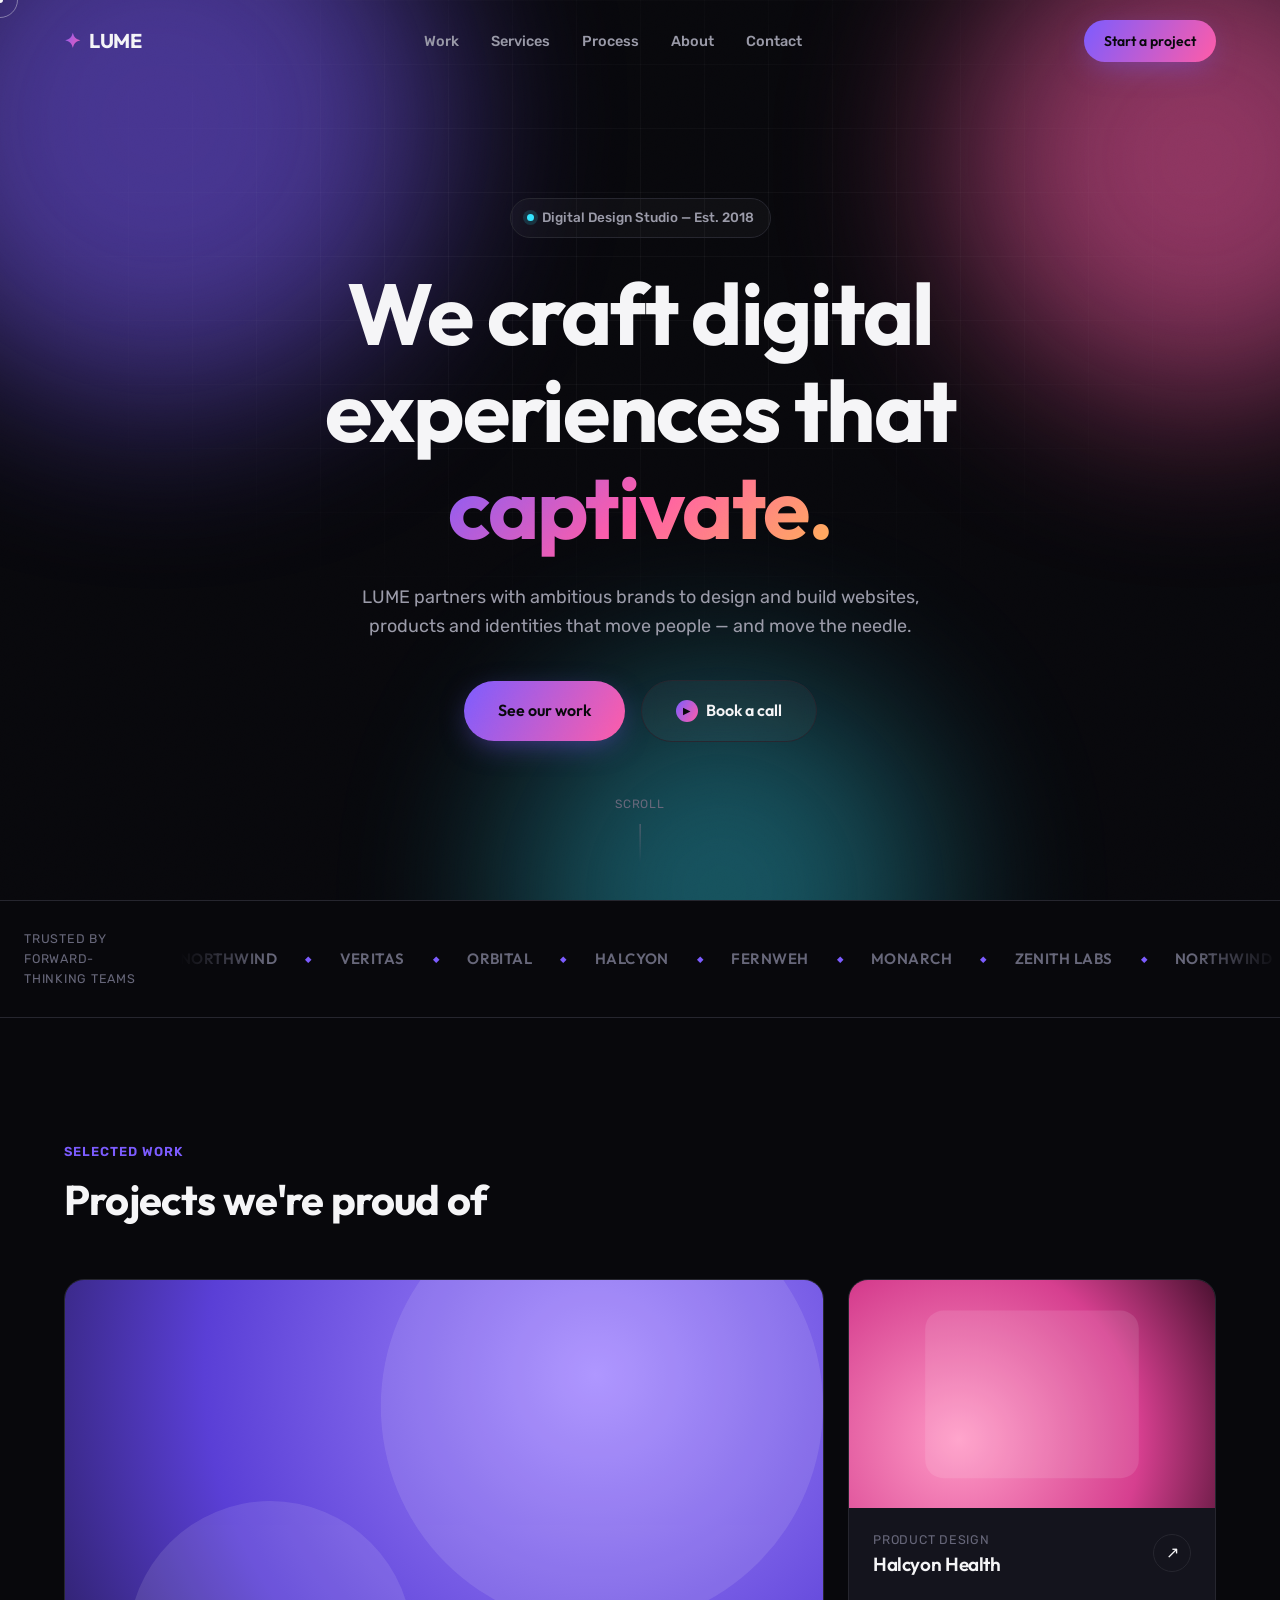
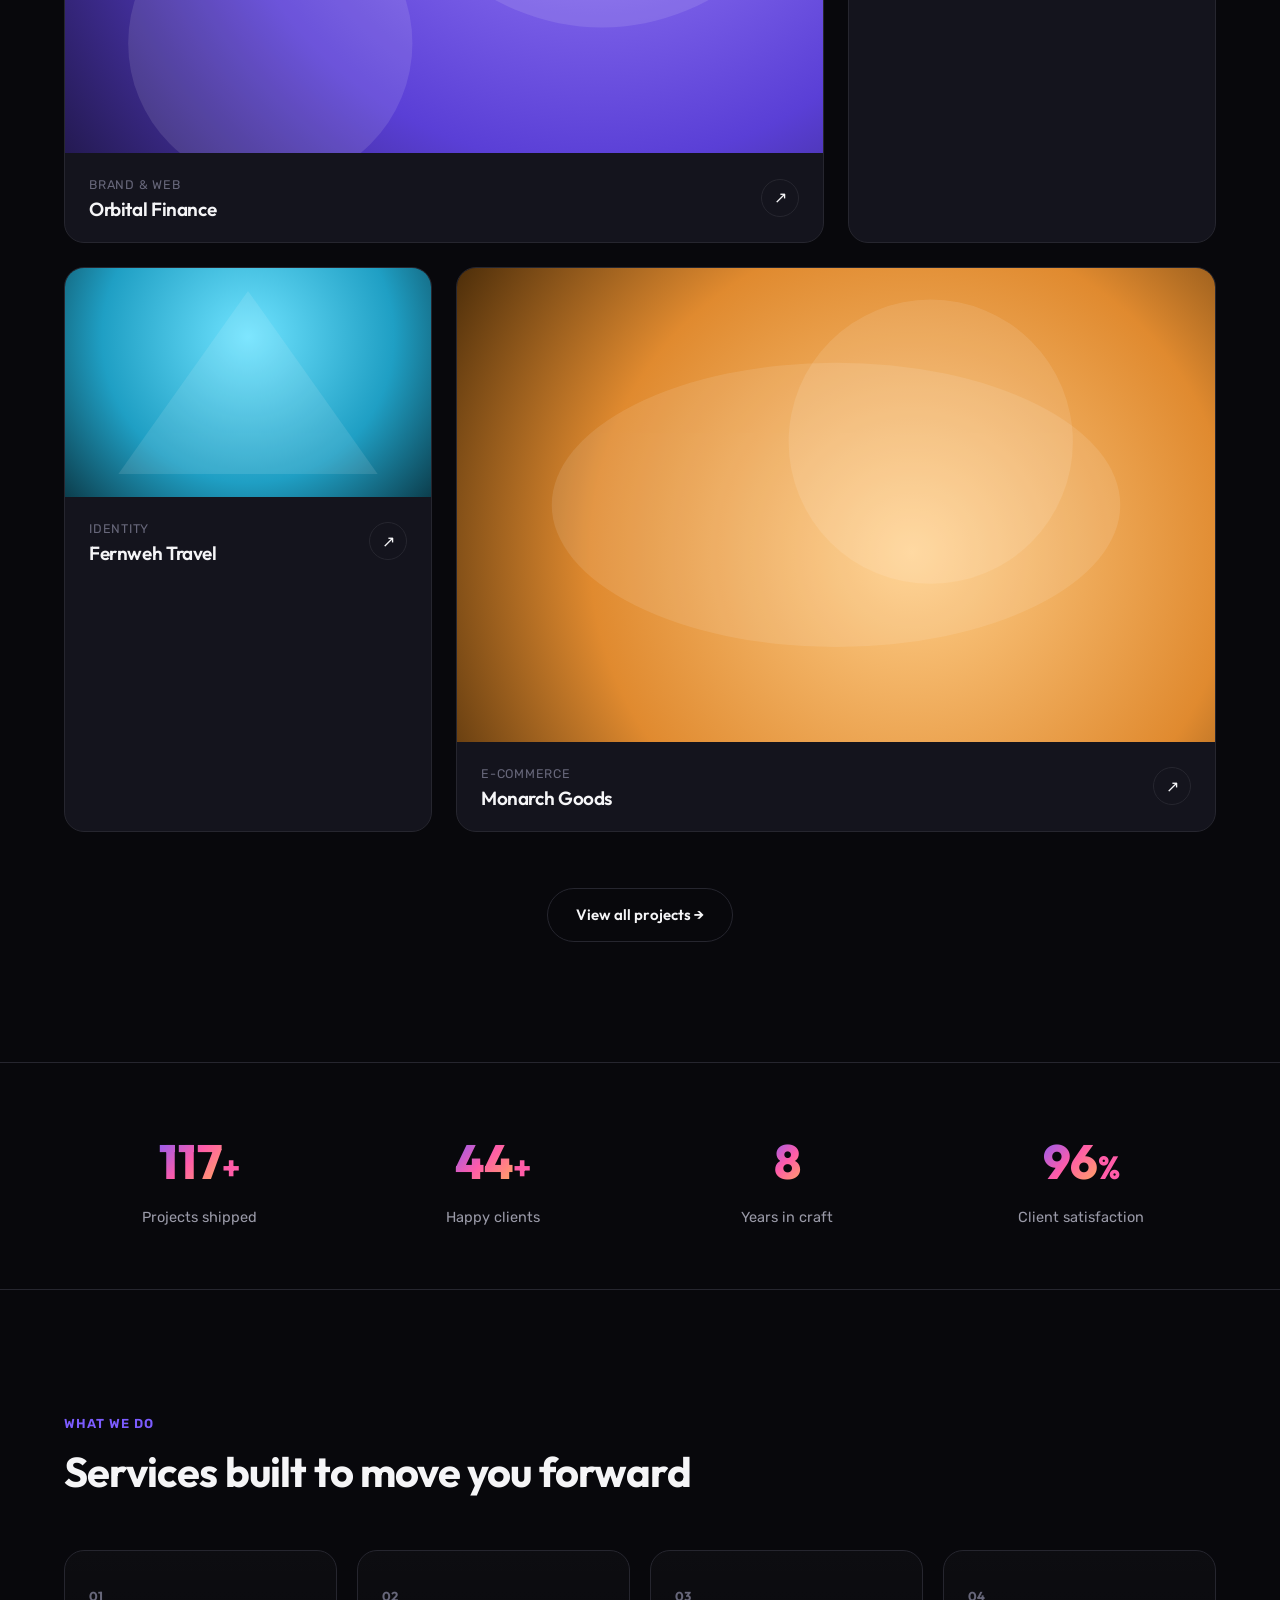
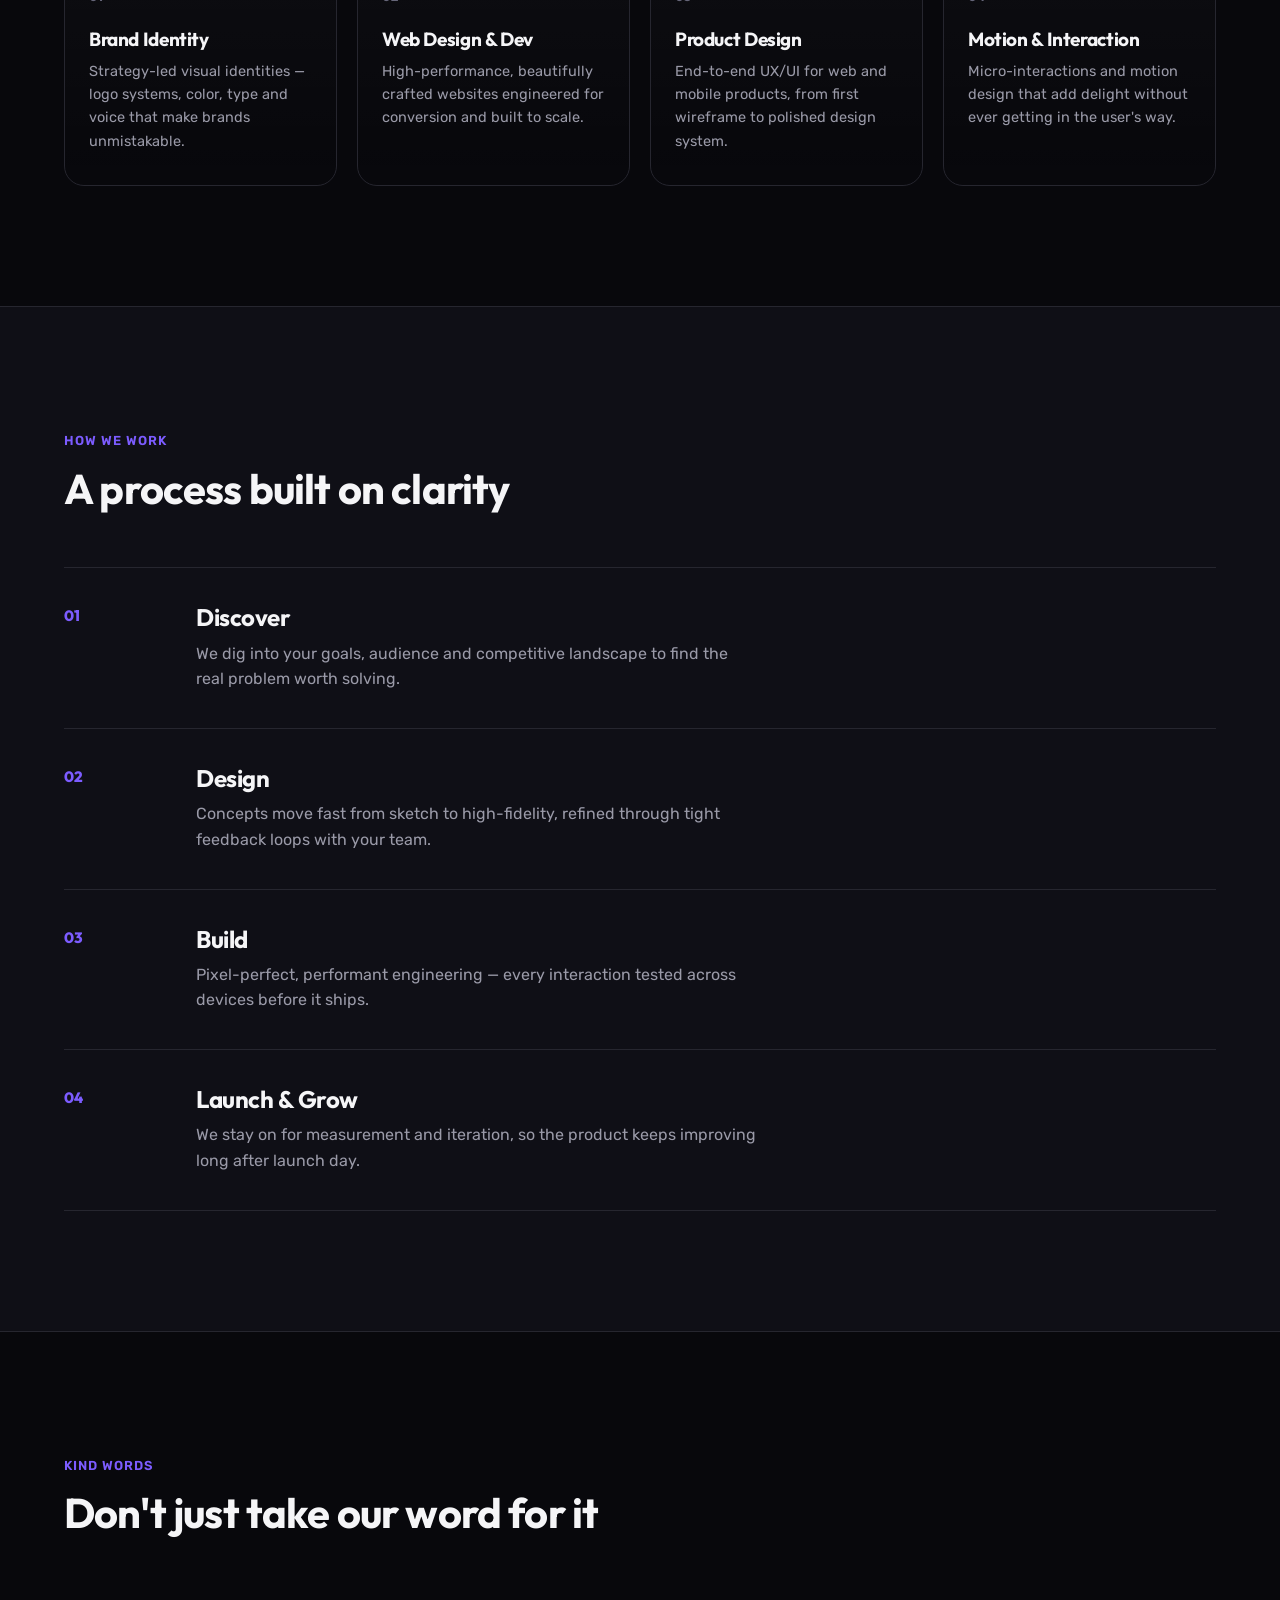
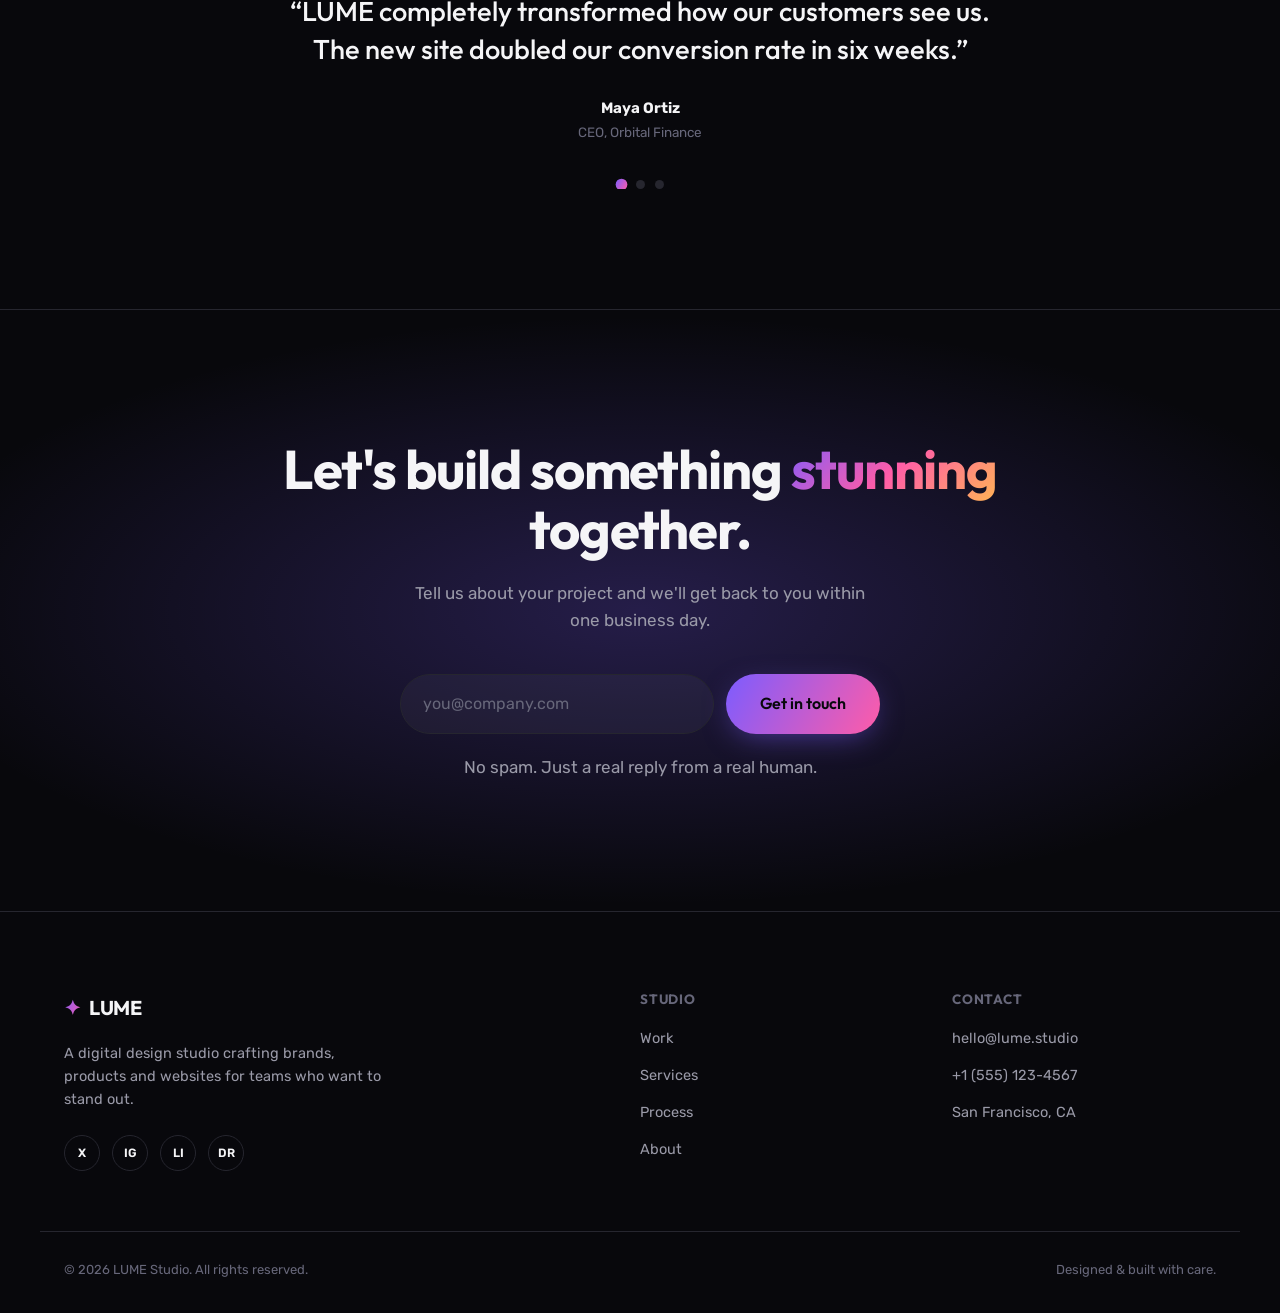
<file: stunning-website/index.html>
<!DOCTYPE html>
<html lang="en">
<head>
<meta charset="UTF-8">
<meta name="viewport" content="width=device-width, initial-scale=1.0">
<title>LUME — Digital Design Studio</title>
<meta name="description" content="LUME is a digital design studio crafting bold brands, websites and products for ambitious teams.">
<link rel="icon" href="data:image/svg+xml,<svg xmlns=%22http://www.w3.org/2000/svg%22 viewBox=%220 0 100 100%22><text y=%22.9em%22 font-size=%2290%22>✦</text></svg>">
<link rel="preconnect" href="https://fonts.googleapis.com">
<link rel="preconnect" href="https://fonts.gstatic.com" crossorigin>
<link href="https://fonts.googleapis.com/css2?family=Outfit:wght@400;500;600;700;800&family=Rubik:wght@300;400;500;600&display=swap" rel="stylesheet">
<link rel="stylesheet" href="css/style.css">
</head>
<body>

<div class="cursor-dot" id="cursorDot"></div>
<div class="cursor-ring" id="cursorRing"></div>

<div class="grain"></div>
<div class="progress-bar" id="progressBar"></div>

<!-- NAV -->
<header class="nav" id="nav">
  <div class="nav__inner container">
    <a href="#top" class="nav__logo">
      <span class="nav__logo-mark">✦</span> LUME
    </a>
    <nav class="nav__links" id="navLinks">
      <a href="#work" data-cursor="hover">Work</a>
      <a href="#services" data-cursor="hover">Services</a>
      <a href="#process" data-cursor="hover">Process</a>
      <a href="#about" data-cursor="hover">About</a>
      <a href="#contact" data-cursor="hover">Contact</a>
    </nav>
    <a href="#contact" class="btn btn--sm btn--primary" data-cursor="hover">Start a project</a>
    <button class="nav__toggle" id="navToggle" aria-label="Toggle menu" aria-expanded="false">
      <span></span><span></span><span></span>
    </button>
  </div>
</header>

<main id="top">

  <!-- HERO -->
  <section class="hero">
    <div class="hero__mesh" aria-hidden="true">
      <div class="blob blob--1"></div>
      <div class="blob blob--2"></div>
      <div class="blob blob--3"></div>
      <div class="hero__grid"></div>
    </div>

    <div class="container hero__inner">
      <p class="eyebrow reveal">
        <span class="eyebrow__dot"></span> Digital Design Studio &mdash; Est. 2018
      </p>
      <h1 class="hero__title">
        <span class="reveal reveal--delay-1">We craft digital</span>
        <span class="reveal reveal--delay-2">experiences that</span>
        <span class="reveal reveal--delay-3"><em>captivate.</em></span>
      </h1>
      <p class="hero__subtitle reveal reveal--delay-4">
        LUME partners with ambitious brands to design and build websites,
        products and identities that move people &mdash; and move the needle.
      </p>
      <div class="hero__actions reveal reveal--delay-5">
        <a href="#work" class="btn btn--primary btn--lg" data-cursor="hover">See our work</a>
        <a href="#contact" class="btn btn--ghost btn--lg" data-cursor="hover">
          <span class="btn__play">&#9654;</span> Book a call
        </a>
      </div>
    </div>

    <div class="hero__scroll" aria-hidden="true">
      <span>Scroll</span>
      <div class="hero__scroll-line"></div>
    </div>
  </section>

  <!-- MARQUEE -->
  <section class="marquee" aria-label="Trusted by">
    <div class="marquee__label">Trusted by forward-thinking teams</div>
    <div class="marquee__track">
      <div class="marquee__group">
        <span>NORTHWIND</span><span>&#9670;</span>
        <span>VERITAS</span><span>&#9670;</span>
        <span>ORBITAL</span><span>&#9670;</span>
        <span>HALCYON</span><span>&#9670;</span>
        <span>FERNWEH</span><span>&#9670;</span>
        <span>MONARCH</span><span>&#9670;</span>
        <span>ZENITH&nbsp;LABS</span><span>&#9670;</span>
      </div>
      <div class="marquee__group" aria-hidden="true">
        <span>NORTHWIND</span><span>&#9670;</span>
        <span>VERITAS</span><span>&#9670;</span>
        <span>ORBITAL</span><span>&#9670;</span>
        <span>HALCYON</span><span>&#9670;</span>
        <span>FERNWEH</span><span>&#9670;</span>
        <span>MONARCH</span><span>&#9670;</span>
        <span>ZENITH&nbsp;LABS</span><span>&#9670;</span>
      </div>
    </div>
  </section>

  <!-- WORK -->
  <section class="work" id="work">
    <div class="container">
      <div class="section-head">
        <p class="tag reveal-up">Selected Work</p>
        <h2 class="reveal-up">Projects we're proud of</h2>
      </div>

      <div class="work__grid">

        <article class="work-card work-card--lg reveal-up" data-cursor="view">
          <div class="work-card__media work-card__media--a">
            <svg viewBox="0 0 400 300" class="work-card__art"><circle cx="300" cy="80" r="140" /><circle cx="90" cy="230" r="90" /></svg>
          </div>
          <div class="work-card__body">
            <div>
              <span class="work-card__cat">Brand &amp; Web</span>
              <h3>Orbital Finance</h3>
            </div>
            <span class="work-card__arrow">&#8599;</span>
          </div>
        </article>

        <article class="work-card reveal-up" data-cursor="view">
          <div class="work-card__media work-card__media--b">
            <svg viewBox="0 0 400 300" class="work-card__art"><rect x="60" y="40" width="280" height="220" rx="24"/></svg>
          </div>
          <div class="work-card__body">
            <div>
              <span class="work-card__cat">Product Design</span>
              <h3>Halcyon Health</h3>
            </div>
            <span class="work-card__arrow">&#8599;</span>
          </div>
        </article>

        <article class="work-card reveal-up" data-cursor="view">
          <div class="work-card__media work-card__media--c">
            <svg viewBox="0 0 400 300" class="work-card__art"><polygon points="200,30 370,270 30,270"/></svg>
          </div>
          <div class="work-card__body">
            <div>
              <span class="work-card__cat">Identity</span>
              <h3>Fernweh Travel</h3>
            </div>
            <span class="work-card__arrow">&#8599;</span>
          </div>
        </article>

        <article class="work-card work-card--lg reveal-up" data-cursor="view">
          <div class="work-card__media work-card__media--d">
            <svg viewBox="0 0 400 300" class="work-card__art"><ellipse cx="200" cy="150" rx="180" ry="90"/><ellipse cx="260" cy="110" rx="90" ry="90"/></svg>
          </div>
          <div class="work-card__body">
            <div>
              <span class="work-card__cat">E-commerce</span>
              <h3>Monarch Goods</h3>
            </div>
            <span class="work-card__arrow">&#8599;</span>
          </div>
        </article>

      </div>

      <div class="work__cta reveal-up">
        <a href="#contact" class="btn btn--outline" data-cursor="hover">View all projects &rarr;</a>
      </div>
    </div>
  </section>

  <!-- STATS -->
  <section class="stats">
    <div class="container stats__grid">
      <div class="stat reveal-up">
        <span class="stat__num" data-count="120">0</span><span class="stat__plus">+</span>
        <p>Projects shipped</p>
      </div>
      <div class="stat reveal-up">
        <span class="stat__num" data-count="45">0</span><span class="stat__plus">+</span>
        <p>Happy clients</p>
      </div>
      <div class="stat reveal-up">
        <span class="stat__num" data-count="8">0</span>
        <p>Years in craft</p>
      </div>
      <div class="stat reveal-up">
        <span class="stat__num" data-count="99">0</span><span class="stat__plus">%</span>
        <p>Client satisfaction</p>
      </div>
    </div>
  </section>

  <!-- SERVICES -->
  <section class="services" id="services">
    <div class="container">
      <div class="section-head">
        <p class="tag reveal-up">What We Do</p>
        <h2 class="reveal-up">Services built to move you forward</h2>
      </div>

      <div class="services__grid">
        <div class="service-card reveal-up">
          <span class="service-card__num">01</span>
          <h3>Brand Identity</h3>
          <p>Strategy-led visual identities &mdash; logo systems, color, type and voice that make brands unmistakable.</p>
        </div>
        <div class="service-card reveal-up">
          <span class="service-card__num">02</span>
          <h3>Web Design &amp; Dev</h3>
          <p>High-performance, beautifully crafted websites engineered for conversion and built to scale.</p>
        </div>
        <div class="service-card reveal-up">
          <span class="service-card__num">03</span>
          <h3>Product Design</h3>
          <p>End-to-end UX/UI for web and mobile products, from first wireframe to polished design system.</p>
        </div>
        <div class="service-card reveal-up">
          <span class="service-card__num">04</span>
          <h3>Motion &amp; Interaction</h3>
          <p>Micro-interactions and motion design that add delight without ever getting in the user's way.</p>
        </div>
      </div>
    </div>
  </section>

  <!-- PROCESS -->
  <section class="process" id="process">
    <div class="container">
      <div class="section-head section-head--light">
        <p class="tag reveal-up">How We Work</p>
        <h2 class="reveal-up">A process built on clarity</h2>
      </div>

      <div class="process__list">
        <div class="process__item reveal-up">
          <span class="process__index">01</span>
          <div>
            <h3>Discover</h3>
            <p>We dig into your goals, audience and competitive landscape to find the real problem worth solving.</p>
          </div>
        </div>
        <div class="process__item reveal-up">
          <span class="process__index">02</span>
          <div>
            <h3>Design</h3>
            <p>Concepts move fast from sketch to high-fidelity, refined through tight feedback loops with your team.</p>
          </div>
        </div>
        <div class="process__item reveal-up">
          <span class="process__index">03</span>
          <div>
            <h3>Build</h3>
            <p>Pixel-perfect, performant engineering &mdash; every interaction tested across devices before it ships.</p>
          </div>
        </div>
        <div class="process__item reveal-up">
          <span class="process__index">04</span>
          <div>
            <h3>Launch &amp; Grow</h3>
            <p>We stay on for measurement and iteration, so the product keeps improving long after launch day.</p>
          </div>
        </div>
      </div>
    </div>
  </section>

  <!-- TESTIMONIALS -->
  <section class="testimonials" id="about">
    <div class="container">
      <div class="section-head">
        <p class="tag reveal-up">Kind Words</p>
        <h2 class="reveal-up">Don't just take our word for it</h2>
      </div>

      <div class="testimonial-slider">
        <div class="testimonial-track" id="testimonialTrack">
          <blockquote class="testimonial">
            <p>&ldquo;LUME completely transformed how our customers see us. The new site doubled our conversion rate in six weeks.&rdquo;</p>
            <footer><strong>Maya Ortiz</strong><span>CEO, Orbital Finance</span></footer>
          </blockquote>
          <blockquote class="testimonial">
            <p>&ldquo;The most thoughtful, detail-obsessed design team we've ever worked with. Every pixel earns its place.&rdquo;</p>
            <footer><strong>Daniel Reyes</strong><span>Founder, Halcyon Health</span></footer>
          </blockquote>
          <blockquote class="testimonial">
            <p>&ldquo;They didn't just design a website &mdash; they gave us a whole new way to talk about our brand.&rdquo;</p>
            <footer><strong>Priya Natarajan</strong><span>CMO, Monarch Goods</span></footer>
          </blockquote>
        </div>
        <div class="testimonial-dots" id="testimonialDots"></div>
      </div>
    </div>
  </section>

  <!-- CTA -->
  <section class="cta-banner" id="contact">
    <div class="container cta-banner__inner">
      <h2 class="reveal-up">Let's build something <em>stunning</em> together.</h2>
      <p class="reveal-up">Tell us about your project and we'll get back to you within one business day.</p>
      <form class="cta-form reveal-up" id="ctaForm">
        <input type="email" placeholder="you@company.com" required aria-label="Email address">
        <button type="submit" class="btn btn--primary btn--lg" data-cursor="hover">Get in touch</button>
      </form>
      <p class="cta-form__note" id="ctaNote">No spam. Just a real reply from a real human.</p>
    </div>
  </section>

</main>

<!-- FOOTER -->
<footer class="footer">
  <div class="container footer__grid">
    <div class="footer__brand">
      <a href="#top" class="nav__logo"><span class="nav__logo-mark">&#10022;</span> LUME</a>
      <p>A digital design studio crafting brands, products and websites for teams who want to stand out.</p>
      <div class="footer__social">
        <a href="#" aria-label="Twitter" data-cursor="hover">X</a>
        <a href="#" aria-label="Instagram" data-cursor="hover">IG</a>
        <a href="#" aria-label="LinkedIn" data-cursor="hover">LI</a>
        <a href="#" aria-label="Dribbble" data-cursor="hover">DR</a>
      </div>
    </div>
    <div class="footer__col">
      <h4>Studio</h4>
      <a href="#work">Work</a>
      <a href="#services">Services</a>
      <a href="#process">Process</a>
      <a href="#about">About</a>
    </div>
    <div class="footer__col">
      <h4>Contact</h4>
      <a href="mailto:hello@lume.studio">hello@lume.studio</a>
      <a href="tel:+15551234567">+1 (555) 123-4567</a>
      <span>San Francisco, CA</span>
    </div>
  </div>
  <div class="container footer__bottom">
    <span>&copy; <span id="year"></span> LUME Studio. All rights reserved.</span>
    <span>Designed &amp; built with care.</span>
  </div>
</footer>

<button class="back-to-top" id="backToTop" aria-label="Back to top">&#8593;</button>

<script src="js/main.js"></script>
</body>
</html>
</file>
<file: barbing-salon-website/css/style.css>
:root {
  --bg: #0e0e10;
  --bg-alt: #17171a;
  --card: #1e1e22;
  --text: #f2f0ea;
  --text-muted: #a8a6a2;
  --gold: #c9a24b;
  --gold-light: #e2c37c;
  --border: #2b2b2f;
  --max-width: 1140px;
}

* { box-sizing: border-box; margin: 0; padding: 0; }

html { scroll-behavior: smooth; }

body {
  font-family: 'Poppins', sans-serif;
  background: var(--bg);
  color: var(--text);
  line-height: 1.6;
}

h1, h2, h3, h4 {
  font-family: 'Bebas Neue', sans-serif;
  letter-spacing: 0.03em;
  font-weight: 400;
}

img { max-width: 100%; display: block; }

a { text-decoration: none; color: inherit; }

.container {
  max-width: var(--max-width);
  margin: 0 auto;
  padding: 0 24px;
}

.eyebrow {
  color: var(--gold);
  text-transform: uppercase;
  letter-spacing: 0.15em;
  font-size: 0.8rem;
  font-weight: 600;
  margin-bottom: 10px;
}

.center { text-align: center; margin-left: auto; margin-right: auto; }

section h2 {
  font-size: 2.6rem;
  margin-bottom: 20px;
}

/* Buttons */
.btn {
  display: inline-block;
  padding: 14px 32px;
  border-radius: 4px;
  font-weight: 600;
  font-size: 0.95rem;
  cursor: pointer;
  border: 2px solid transparent;
  transition: all 0.25s ease;
  text-align: center;
}
.btn-primary {
  background: var(--gold);
  color: #14140f;
}
.btn-primary:hover {
  background: var(--gold-light);
  transform: translateY(-2px);
}
.btn-outline {
  border-color: var(--gold);
  color: var(--gold);
}
.btn-outline:hover {
  background: var(--gold);
  color: #14140f;
}
.btn-full { width: 100%; border: none; font-size: 1rem; }

/* Navbar */
.navbar {
  position: fixed;
  top: 0; left: 0; right: 0;
  z-index: 100;
  background: rgba(14, 14, 16, 0.85);
  backdrop-filter: blur(8px);
  border-bottom: 1px solid var(--border);
}
.nav-inner {
  display: flex;
  align-items: center;
  justify-content: space-between;
  height: 76px;
}
.logo {
  font-family: 'Bebas Neue', sans-serif;
  font-size: 1.6rem;
  letter-spacing: 0.05em;
}
.logo span { color: var(--gold); }
.nav-links {
  display: flex;
  align-items: center;
  gap: 32px;
}
.nav-links a {
  font-size: 0.9rem;
  font-weight: 500;
  color: var(--text-muted);
  transition: color 0.2s ease;
}
.nav-links a:hover { color: var(--gold); }
.nav-cta {
  background: var(--gold);
  color: #14140f !important;
  padding: 10px 20px;
  border-radius: 4px;
}
.nav-cta:hover { background: var(--gold-light); }

.hamburger {
  display: none;
  flex-direction: column;
  justify-content: space-between;
  width: 26px;
  height: 18px;
  background: none;
  border: none;
  cursor: pointer;
}
.hamburger span {
  display: block;
  height: 2px;
  width: 100%;
  background: var(--text);
}

/* Hero */
.hero {
  position: relative;
  min-height: 100vh;
  display: flex;
  align-items: center;
  background: radial-gradient(ellipse at top right, #2a2318 0%, var(--bg) 60%);
  overflow: hidden;
}
.hero-overlay {
  position: absolute;
  inset: 0;
  background: repeating-linear-gradient(135deg, rgba(201,162,75,0.03) 0px, rgba(201,162,75,0.03) 2px, transparent 2px, transparent 40px);
  pointer-events: none;
}
.hero-content { position: relative; z-index: 1; padding-top: 76px; }
.hero h1 {
  font-size: 5.2rem;
  line-height: 0.98;
  margin: 18px 0 20px;
}
.hero-sub {
  color: var(--text-muted);
  font-size: 1.15rem;
  max-width: 480px;
  margin-bottom: 32px;
}
.hero-buttons { display: flex; gap: 16px; flex-wrap: wrap; }
.scroll-cue {
  position: absolute;
  bottom: 32px;
  left: 50%;
  transform: translateX(-50%);
  color: var(--gold);
  font-size: 1.4rem;
  animation: bounce 2s infinite;
}
@keyframes bounce {
  0%, 100% { transform: translate(-50%, 0); }
  50% { transform: translate(-50%, 10px); }
}

/* Strip */
.strip {
  background: var(--gold);
  color: #14140f;
  padding: 28px 0;
}
.strip-inner {
  display: flex;
  justify-content: space-around;
  flex-wrap: wrap;
  gap: 20px;
  text-align: center;
}
.strip-item strong {
  display: block;
  font-family: 'Bebas Neue', sans-serif;
  font-size: 2rem;
}
.strip-item span {
  font-size: 0.85rem;
  font-weight: 500;
  text-transform: uppercase;
  letter-spacing: 0.08em;
}

/* About */
.about { padding: 120px 0; }
.about-grid {
  display: grid;
  grid-template-columns: 1fr 1fr;
  gap: 64px;
  align-items: center;
}
.about-image img {
  border-radius: 8px;
  border: 1px solid var(--border);
}
.about-text p { color: var(--text-muted); margin-bottom: 16px; }
.about-list { list-style: none; margin-top: 20px; }
.about-list li {
  padding-left: 28px;
  position: relative;
  margin-bottom: 10px;
  color: var(--text);
}
.about-list li::before {
  content: '\2713';
  position: absolute;
  left: 0;
  color: var(--gold);
  font-weight: 700;
}

/* Services */
.services { padding: 120px 0; background: var(--bg-alt); }
.services h2 { max-width: 600px; }
.services-grid {
  display: grid;
  grid-template-columns: repeat(3, 1fr);
  gap: 24px;
  margin-top: 48px;
}
.service-card {
  background: var(--card);
  border: 1px solid var(--border);
  border-radius: 8px;
  padding: 32px;
  transition: transform 0.25s ease, border-color 0.25s ease;
}
.service-card:hover {
  transform: translateY(-6px);
  border-color: var(--gold);
}
.service-card h3 { font-size: 1.5rem; margin-bottom: 10px; }
.service-card p { color: var(--text-muted); margin-bottom: 20px; min-height: 48px; }
.service-card .price {
  font-family: 'Bebas Neue', sans-serif;
  font-size: 1.8rem;
  color: var(--gold);
}

/* Gallery */
.gallery { padding: 120px 0; }
.gallery-grid {
  display: grid;
  grid-template-columns: repeat(4, 1fr);
  gap: 20px;
  margin-top: 48px;
}
.gallery-item {
  overflow: hidden;
  border-radius: 8px;
  aspect-ratio: 1 / 1;
  border: 1px solid var(--border);
}
.gallery-item img {
  width: 100%;
  height: 100%;
  object-fit: cover;
  transition: transform 0.4s ease;
}
.gallery-item:hover img { transform: scale(1.08); }

/* Testimonials */
.testimonials { padding: 120px 0; background: var(--bg-alt); }
.testimonial-grid {
  display: grid;
  grid-template-columns: repeat(3, 1fr);
  gap: 24px;
  margin-top: 48px;
}
.testimonial-card {
  background: var(--card);
  border: 1px solid var(--border);
  border-radius: 8px;
  padding: 32px;
}
.testimonial-card p {
  color: var(--text-muted);
  font-style: italic;
  margin-bottom: 16px;
}
.testimonial-card strong { color: var(--gold); }

/* Booking */
.booking { padding: 120px 0; }
.booking-grid {
  display: grid;
  grid-template-columns: 1fr 1.1fr;
  gap: 64px;
}
.booking-info p { color: var(--text-muted); margin-bottom: 24px; }
.info-block { margin-bottom: 20px; }
.info-block h4 { color: var(--gold); font-size: 1rem; margin-bottom: 6px; letter-spacing: 0.05em; }
.info-block p { color: var(--text-muted); margin: 0; }

.booking-form {
  background: var(--card);
  border: 1px solid var(--border);
  border-radius: 8px;
  padding: 40px;
}
.form-row { margin-bottom: 20px; }
.form-row-split {
  display: grid;
  grid-template-columns: 1fr 1fr;
  gap: 20px;
  margin-bottom: 0;
}
.form-row-split > div { margin-bottom: 20px; }
label {
  display: block;
  font-size: 0.85rem;
  font-weight: 500;
  margin-bottom: 8px;
  color: var(--text-muted);
}
input, select, textarea {
  width: 100%;
  background: var(--bg);
  border: 1px solid var(--border);
  border-radius: 4px;
  padding: 12px 14px;
  color: var(--text);
  font-family: inherit;
  font-size: 0.95rem;
}
input:focus, select:focus, textarea:focus {
  outline: none;
  border-color: var(--gold);
}
textarea { resize: vertical; }
.form-success {
  display: none;
  margin-top: 16px;
  color: var(--gold-light);
  font-size: 0.9rem;
  text-align: center;
}
.form-success.visible { display: block; }

/* Footer */
.footer { background: var(--bg-alt); border-top: 1px solid var(--border); padding-top: 64px; }
.footer-inner {
  display: grid;
  grid-template-columns: 2fr 1fr 1fr;
  gap: 40px;
  padding-bottom: 40px;
}
.footer-brand p { color: var(--text-muted); margin-top: 12px; max-width: 280px; }
.footer-links h4, .footer-social h4 {
  font-family: 'Poppins', sans-serif;
  font-size: 0.85rem;
  text-transform: uppercase;
  letter-spacing: 0.1em;
  color: var(--gold);
  margin-bottom: 16px;
  font-weight: 600;
}
.footer-links a { display: block; color: var(--text-muted); margin-bottom: 10px; }
.footer-links a:hover { color: var(--gold); }
.social-icons { display: flex; gap: 12px; }
.social-icons a {
  width: 38px; height: 38px;
  display: flex; align-items: center; justify-content: center;
  border: 1px solid var(--border);
  border-radius: 50%;
  font-size: 0.75rem;
  font-weight: 600;
  color: var(--text-muted);
}
.social-icons a:hover { border-color: var(--gold); color: var(--gold); }
.footer-bottom {
  border-top: 1px solid var(--border);
  padding: 20px 0;
  text-align: center;
  color: var(--text-muted);
  font-size: 0.85rem;
}

/* Responsive */
@media (max-width: 900px) {
  .hero h1 { font-size: 3.4rem; }
  .about-grid, .booking-grid { grid-template-columns: 1fr; }
  .services-grid { grid-template-columns: repeat(2, 1fr); }
  .gallery-grid { grid-template-columns: repeat(2, 1fr); }
  .testimonial-grid { grid-template-columns: 1fr; }
  .footer-inner { grid-template-columns: 1fr; }
}

@media (max-width: 640px) {
  .nav-links {
    position: absolute;
    top: 76px;
    left: 0;
    right: 0;
    background: var(--bg);
    flex-direction: column;
    align-items: flex-start;
    padding: 24px;
    gap: 20px;
    border-bottom: 1px solid var(--border);
    display: none;
  }
  .nav-links.open { display: flex; }
  .hamburger { display: flex; }
  .hero h1 { font-size: 2.6rem; }
  section h2 { font-size: 2rem; }
  .services-grid { grid-template-columns: 1fr; }
  .gallery-grid { grid-template-columns: 1fr 1fr; }
  .form-row-split { grid-template-columns: 1fr; }
}
</file>
<file: engine-company-website/css/style.css>
/* =========================================================
   VULCAN — Premium 3D Engine Landing Page
   Design tokens, layout, components, animation, responsive.
   ========================================================= */

:root {
  /* Backgrounds */
  --bg-near-black: #0c0c0d;
  --bg-charcoal: #141416;
  --bg-charcoal-2: #1a1a1c;
  --bg-gunmetal: #22252b;
  --bg-glass: rgba(255, 255, 255, 0.04);
  --bg-glass-strong: rgba(255, 255, 255, 0.07);

  /* Accents */
  --blue: #2dd4ff;
  --blue-dim: #1a8fb8;
  --amber: #f5a623;
  --amber-dim: #b87a12;
  --white-glow: #f4f6f8;

  /* Text */
  --text-primary: #f5f6f7;
  --text-secondary: #a9adb4;
  --text-tertiary: #6d7178;

  /* Borders */
  --border-soft: rgba(255, 255, 255, 0.09);
  --border-strong: rgba(255, 255, 255, 0.16);

  /* Gradients */
  --grad-hero: radial-gradient(120% 90% at 50% 0%, #1c1e22 0%, #101012 55%, #0a0a0b 100%);
  --grad-accent: linear-gradient(120deg, var(--blue) 0%, #7fd8ff 40%, var(--amber) 100%);
  --grad-metal: linear-gradient(160deg, #3a3d43 0%, #202226 50%, #131416 100%);

  /* Shadows / glows */
  --glow-blue: 0 0 40px rgba(45, 212, 255, 0.35);
  --glow-amber: 0 0 40px rgba(245, 166, 35, 0.32);
  --glow-white: 0 0 30px rgba(244, 246, 248, 0.25);
  --shadow-card: 0 20px 60px -20px rgba(0, 0, 0, 0.65);

  /* Type */
  --font-display: 'Space Grotesk', 'Manrope', sans-serif;
  --font-body: 'Manrope', 'Inter', sans-serif;

  /* Motion */
  --ease-out-expo: cubic-bezier(0.16, 1, 0.3, 1);
  --ease-smooth: cubic-bezier(0.22, 1, 0.36, 1);

  --nav-h: 76px;
}

/* ---------- Reset ---------- */
* , *::before, *::after { box-sizing: border-box; }
html { scroll-behavior: auto; }
html, body { height: 100%; }
body {
  margin: 0;
  background: var(--bg-near-black);
  color: var(--text-primary);
  font-family: var(--font-body);
  font-size: 16px;
  line-height: 1.6;
  -webkit-font-smoothing: antialiased;
  overflow-x: hidden;
}
img, svg { display: block; max-width: 100%; }
a { color: inherit; text-decoration: none; }
button { font: inherit; color: inherit; background: none; border: none; cursor: pointer; }
ul { list-style: none; margin: 0; padding: 0; }
h1, h2, h3, h4, p { margin: 0; }
input, textarea { font: inherit; color: inherit; }
::selection { background: var(--blue); color: #06131a; }

/* Reduced motion */
@media (prefers-reduced-motion: reduce) {
  *, *::before, *::after { animation-duration: 0.001ms !important; animation-iteration-count: 1 !important; transition-duration: 0.001ms !important; scroll-behavior: auto !important; }
}

/* ---------- Layout helpers ---------- */
.section-inner {
  max-width: 1240px;
  margin: 0 auto;
  padding: 0 32px;
  position: relative;
  z-index: 2;
}
.section-inner--narrow { max-width: 820px; }

.eyebrow {
  display: inline-flex;
  align-items: center;
  gap: 8px;
  font-family: var(--font-display);
  font-size: 12.5px;
  font-weight: 600;
  letter-spacing: 0.18em;
  color: var(--blue);
  margin-bottom: 18px;
}
.eyebrow__dot {
  width: 7px; height: 7px; border-radius: 50%;
  background: var(--blue);
  box-shadow: 0 0 12px 2px var(--blue);
  animation: pulseDot 2s ease-in-out infinite;
}
@keyframes pulseDot { 0%, 100% { opacity: 1; transform: scale(1);} 50% { opacity: 0.5; transform: scale(0.8);} }

.section-title {
  font-family: var(--font-display);
  font-weight: 700;
  font-size: clamp(2rem, 4.2vw, 3.4rem);
  line-height: 1.08;
  letter-spacing: -0.01em;
  max-width: 14ch;
  margin-bottom: 22px;
}
.section-lead {
  color: var(--text-secondary);
  font-size: 1.08rem;
  max-width: 62ch;
  margin-bottom: 48px;
}
.text-gradient {
  background: var(--grad-accent);
  -webkit-background-clip: text;
  background-clip: text;
  color: transparent;
}

section { position: relative; }

/* ---------- Loader ---------- */
.loader {
  position: fixed; inset: 0; z-index: 9999;
  background: var(--bg-near-black);
  display: flex; flex-direction: column; align-items: center; justify-content: center;
  gap: 22px;
  transition: opacity 0.7s var(--ease-out-expo), visibility 0.7s;
}
.loader.is-hidden { opacity: 0; visibility: hidden; pointer-events: none; }
.loader__engine { position: relative; width: 90px; height: 90px; }
.loader__ring {
  position: absolute; inset: 0; border-radius: 50%;
  border: 2px solid var(--border-soft);
  border-top-color: var(--blue);
  border-right-color: var(--amber);
  animation: spin 1.1s linear infinite;
}
.loader__core {
  position: absolute; inset: 28px; border-radius: 50%;
  background: radial-gradient(circle, var(--blue), transparent 70%);
  animation: pulseDot 1.2s ease-in-out infinite;
}
@keyframes spin { to { transform: rotate(360deg); } }
.loader__label {
  font-family: var(--font-display); letter-spacing: 0.3em; font-size: 12px; color: var(--text-secondary);
}

/* ---------- Cursor glow + click glow ---------- */
.cursor-glow {
  position: fixed; top: 0; left: 0; width: 420px; height: 420px;
  border-radius: 50%; pointer-events: none; z-index: 5;
  background: radial-gradient(circle, rgba(45, 212, 255, 0.08), transparent 70%);
  transform: translate(-50%, -50%);
  transition: opacity 0.4s ease;
  will-change: transform;
}
@media (hover: none) { .cursor-glow { display: none; } }

.glow-layer { position: fixed; inset: 0; z-index: 40; pointer-events: none; }
.click-glow {
  position: absolute; width: 16px; height: 16px; border-radius: 50%;
  transform: translate(-50%, -50%);
  animation: clickGlow 0.9s var(--ease-out-expo) forwards;
}
@keyframes clickGlow {
  0% { opacity: 0.9; box-shadow: 0 0 0 0 currentColor; transform: translate(-50%, -50%) scale(0.2); }
  60% { opacity: 0.55; }
  100% { opacity: 0; box-shadow: 0 0 60px 40px currentColor; transform: translate(-50%, -50%) scale(2.6); }
}

/* ---------- 3D canvas ---------- */
#engine-canvas {
  position: fixed; inset: 0; width: 100%; height: 100%;
  z-index: 1; pointer-events: none;
  transition: opacity 0.6s ease;
}

/* ---------- Navbar ---------- */
.navbar {
  position: fixed; top: 0; left: 0; right: 0; z-index: 50;
  height: var(--nav-h);
  display: flex; align-items: center;
  background: rgba(12, 12, 13, 0);
  border-bottom: 1px solid transparent;
  backdrop-filter: blur(0px);
  transition: background 0.4s ease, border-color 0.4s ease, backdrop-filter 0.4s ease, height 0.4s ease;
}
.navbar.is-scrolled {
  background: rgba(12, 12, 13, 0.72);
  border-bottom-color: var(--border-soft);
  backdrop-filter: blur(14px) saturate(140%);
  height: 64px;
}
.navbar__inner {
  width: 100%; max-width: 1320px; margin: 0 auto; padding: 0 32px;
  display: flex; align-items: center; justify-content: space-between;
}
.navbar__logo { display: flex; align-items: center; gap: 10px; border-radius: 8px; padding: 4px; }
.navbar__logo-text {
  font-family: var(--font-display); font-weight: 700; font-size: 1.15rem; letter-spacing: 0.12em;
}
.navbar__links { display: flex; align-items: center; gap: 6px; }
.navbar__link {
  position: relative; padding: 10px 16px; border-radius: 8px;
  font-size: 0.92rem; font-weight: 500; color: var(--text-secondary);
  transition: color 0.25s ease;
}
.navbar__link::after {
  content: ''; position: absolute; left: 16px; right: 16px; bottom: 6px; height: 2px;
  background: var(--grad-accent); border-radius: 2px;
  transform: scaleX(0); transform-origin: left; transition: transform 0.35s var(--ease-out-expo);
}
.navbar__link:hover { color: var(--text-primary); }
.navbar__link.is-active { color: var(--text-primary); }
.navbar__link.is-active::after { transform: scaleX(1); }

.navbar__actions { display: flex; align-items: center; gap: 14px; }
.navbar__burger {
  display: none; flex-direction: column; gap: 5px; padding: 8px;
}
.navbar__burger span { width: 20px; height: 2px; background: var(--text-primary); border-radius: 2px; transition: all 0.3s ease; }
.navbar__burger.is-open span:nth-child(1) { transform: translateY(7px) rotate(45deg); }
.navbar__burger.is-open span:nth-child(2) { opacity: 0; }
.navbar__burger.is-open span:nth-child(3) { transform: translateY(-7px) rotate(-45deg); }

/* ---------- Buttons ---------- */
.btn {
  position: relative; display: inline-flex; align-items: center; justify-content: center; gap: 10px;
  padding: 14px 28px; border-radius: 10px;
  font-family: var(--font-display); font-weight: 600; font-size: 0.95rem;
  letter-spacing: 0.01em;
  overflow: hidden; isolation: isolate;
  transition: transform 0.3s var(--ease-out-expo), box-shadow 0.3s ease, border-color 0.3s ease;
  white-space: nowrap;
}
.btn svg { transition: transform 0.3s var(--ease-out-expo); }
.btn:hover svg { transform: translateX(3px); }
.btn:active { transform: scale(0.97); }

.btn--primary {
  color: #06131a;
  background: var(--grad-accent);
  background-size: 200% 100%;
  box-shadow: 0 10px 30px -10px rgba(45, 212, 255, 0.5);
}
.btn--primary:hover { background-position: 100% 0; box-shadow: 0 14px 40px -8px rgba(45, 212, 255, 0.65); transform: translateY(-2px); }

.btn--ghost {
  color: var(--text-primary);
  background: var(--bg-glass);
  border: 1px solid var(--border-strong);
  backdrop-filter: blur(8px);
}
.btn--ghost:hover { border-color: var(--blue); box-shadow: var(--glow-blue); transform: translateY(-2px); }

.btn--sm { padding: 9px 18px; font-size: 0.82rem; border-radius: 8px; }
.btn--lg { padding: 17px 32px; font-size: 1rem; }
.btn--block { width: 100%; }

.glow-on-hover::before {
  content: ''; position: absolute; inset: 0; z-index: -1;
  background: linear-gradient(100deg, transparent 20%, rgba(255,255,255,0.5) 50%, transparent 80%);
  transform: translateX(-120%); transition: transform 0.7s ease;
}
.glow-on-hover:hover::before { transform: translateX(120%); }

.link-btn { color: var(--blue); text-decoration: underline; text-underline-offset: 3px; font-weight: 600; }

/* ---------- Hero ---------- */
.hero {
  position: relative; min-height: 100svh; display: flex; align-items: center;
  padding-top: var(--nav-h);
  background: var(--grad-hero);
  overflow: hidden;
}
.hero__bg-grid {
  position: absolute; inset: 0;
  background-image:
    linear-gradient(rgba(255,255,255,0.035) 1px, transparent 1px),
    linear-gradient(90deg, rgba(255,255,255,0.035) 1px, transparent 1px);
  background-size: 56px 56px;
  mask-image: radial-gradient(circle at 50% 40%, black 0%, transparent 72%);
  animation: gridDrift 40s linear infinite;
}
@keyframes gridDrift { to { background-position: 56px 56px; } }
.hero__vignette {
  position: absolute; inset: 0;
  background: radial-gradient(60% 50% at 50% 100%, rgba(0,0,0,0.7), transparent);
}
.hero__content {
  position: relative; z-index: 2; width: 100%;
  max-width: 1240px; margin: 0 auto; padding: 0 32px;
  text-align: center;
}
.hero__content::before {
  content: '';
  position: absolute; left: 50%; top: 50%; transform: translate(-50%, -50%);
  width: 130%; height: 150%;
  background: radial-gradient(ellipse 55% 60% at 50% 40%, rgba(10,10,11,0.6), transparent 70%);
  z-index: -1; pointer-events: none;
}
.hero__headline {
  font-family: var(--font-display); font-weight: 700;
  font-size: clamp(2.6rem, 7vw, 5.4rem);
  line-height: 1.04; letter-spacing: -0.02em;
  margin: 0 auto 22px;
}
.hero__sub {
  max-width: 620px; margin: 0 auto 40px;
  color: var(--text-secondary); font-size: clamp(1rem, 1.4vw, 1.18rem);
}
.hero__cta { display: flex; align-items: center; justify-content: center; gap: 16px; flex-wrap: wrap; margin-bottom: 64px; }

.hero__stats {
  display: grid; grid-template-columns: repeat(4, auto); gap: 48px;
  justify-content: center; padding-top: 36px; border-top: 1px solid var(--border-soft);
  max-width: 880px; margin: 0 auto;
}
.stat { display: flex; flex-direction: column; align-items: center; gap: 4px; }
.stat__num, .stat__num-static {
  font-family: var(--font-display); font-weight: 700; font-size: clamp(1.5rem, 2.6vw, 2.2rem);
  background: var(--grad-accent); -webkit-background-clip: text; background-clip: text; color: transparent;
}
.stat__label { font-size: 0.8rem; color: var(--text-tertiary); letter-spacing: 0.02em; }

.hero__scroll-cue {
  position: absolute; bottom: 30px; left: 50%; transform: translateX(-50%);
  display: flex; flex-direction: column; align-items: center; gap: 10px; z-index: 2;
}
.hero__scroll-cue span {
  width: 1px; height: 40px; background: linear-gradient(var(--blue), transparent);
  animation: scrollCue 1.8s ease-in-out infinite;
}
.hero__scroll-cue p { font-size: 10px; letter-spacing: 0.3em; color: var(--text-tertiary); }
@keyframes scrollCue { 0% { transform: scaleY(0); transform-origin: top; opacity: 1; } 50% { transform: scaleY(1); transform-origin: top; } 51% { transform-origin: bottom; } 100% { transform: scaleY(0); transform-origin: bottom; opacity: 0.4; } }

/* ---------- Reveal animation base state ---------- */
[data-reveal] { opacity: 0; transform: translateY(28px); }
[data-reveal].is-visible {
  animation: revealUp 0.9s var(--ease-out-expo) forwards;
}
@keyframes revealUp { to { opacity: 1; transform: translateY(0); } }

/* ---------- About ---------- */
.about { padding: 160px 0 140px; background: var(--bg-charcoal); }
.feature-grid {
  display: grid; grid-template-columns: repeat(4, 1fr); gap: 22px; margin-bottom: 64px;
}
.feature-card {
  position: relative;
  background: var(--bg-glass);
  border: 1px solid var(--border-soft);
  border-radius: 18px;
  padding: 30px 26px;
  backdrop-filter: blur(10px);
  cursor: pointer;
  transform-style: preserve-3d;
  transition: border-color 0.35s ease, box-shadow 0.35s ease, background 0.35s ease;
  opacity: 0; transform: translateY(28px);
}
.feature-card.is-visible { animation: revealUp 0.9s var(--ease-out-expo) forwards; }
.feature-card:hover {
  border-color: rgba(45, 212, 255, 0.45);
  box-shadow: var(--glow-blue), var(--shadow-card);
  background: var(--bg-glass-strong);
}
.feature-card__icon {
  width: 52px; height: 52px; border-radius: 12px; margin-bottom: 20px;
  display: flex; align-items: center; justify-content: center;
  color: var(--blue);
  background: linear-gradient(160deg, rgba(45,212,255,0.14), rgba(245,166,35,0.06));
  border: 1px solid var(--border-soft);
}
.feature-card__icon svg { width: 26px; height: 26px; }
.feature-card h3 { font-family: var(--font-display); font-size: 1.12rem; margin-bottom: 10px; }
.feature-card p { color: var(--text-secondary); font-size: 0.92rem; }
.feature-card__more {
  max-height: 0; overflow: hidden; opacity: 0;
  transition: max-height 0.5s var(--ease-out-expo), opacity 0.4s ease, margin-top 0.5s ease;
}
.feature-card__more p { padding-top: 12px; border-top: 1px dashed var(--border-soft); margin-top: 0; font-size: 0.86rem; color: var(--text-tertiary); }
.feature-card.is-open .feature-card__more { max-height: 200px; opacity: 1; margin-top: 14px; }
.feature-card__hint { display: block; margin-top: 16px; font-size: 0.72rem; color: var(--text-tertiary); letter-spacing: 0.04em; }

.badges { display: flex; flex-wrap: wrap; gap: 16px; }
.badge {
  display: flex; align-items: center; gap: 8px;
  padding: 12px 20px; border-radius: 100px;
  border: 1px solid var(--border-soft); background: var(--bg-glass);
  font-size: 0.82rem; color: var(--text-secondary);
}
.badge span { color: var(--text-primary); font-weight: 700; font-family: var(--font-display); }

/* ---------- Products ---------- */
.products { padding: 140px 0; background: var(--bg-near-black); }
.filters { display: flex; flex-wrap: wrap; gap: 10px; margin-bottom: 40px; }
.filter-chip {
  padding: 10px 20px; border-radius: 100px;
  border: 1px solid var(--border-soft); background: var(--bg-glass);
  font-size: 0.85rem; font-weight: 600; color: var(--text-secondary);
  transition: all 0.3s var(--ease-out-expo);
}
.filter-chip:hover { border-color: var(--border-strong); color: var(--text-primary); }
.filter-chip.is-active {
  background: var(--grad-accent); color: #06131a; border-color: transparent;
  box-shadow: var(--glow-blue);
}

.product-grid {
  display: grid; grid-template-columns: repeat(3, 1fr); gap: 26px; margin-bottom: 30px;
}
.product-card {
  position: relative;
  background: linear-gradient(160deg, rgba(255,255,255,0.055), rgba(255,255,255,0.015));
  border: 1px solid var(--border-soft);
  border-radius: 20px; overflow: hidden;
  backdrop-filter: blur(12px);
  transition: transform 0.5s var(--ease-out-expo), box-shadow 0.5s ease, border-color 0.5s ease;
  opacity: 0; transform: translateY(30px) scale(0.98);
}
.product-card.is-visible { animation: revealUp 0.8s var(--ease-out-expo) forwards; }
.product-card:hover {
  transform: translateY(-8px) rotateX(2deg);
  border-color: rgba(45,212,255,0.4);
  box-shadow: var(--glow-blue), var(--shadow-card);
}
.product-card[hidden] { display: none; }

.product-card__media {
  position: relative; height: 200px;
  display: flex; align-items: center; justify-content: center;
  overflow: hidden;
}
.product-card__media::after {
  content: ''; position: absolute; inset: -40%;
  background: conic-gradient(from 0deg, transparent, rgba(255,255,255,0.15), transparent 30%);
  animation: sheen 6s linear infinite;
  opacity: 0.6;
}
@keyframes sheen { to { transform: rotate(360deg); } }
.product-card__badge {
  position: absolute; top: 14px; left: 14px; z-index: 2;
  padding: 5px 12px; border-radius: 100px; font-size: 0.68rem; font-weight: 700; letter-spacing: 0.05em;
  background: rgba(12,12,13,0.65); border: 1px solid var(--border-strong); backdrop-filter: blur(6px);
  text-transform: uppercase;
}
.product-card__badge.status-instock { color: #6ee7a0; }
.product-card__badge.status-limited { color: var(--amber); }
.product-card__badge.status-order { color: var(--blue); }

.product-card__body { padding: 22px 24px 26px; }
.product-card__cat { font-size: 0.7rem; letter-spacing: 0.14em; color: var(--blue); font-weight: 700; margin-bottom: 6px; text-transform: uppercase; }
.product-card__name { font-family: var(--font-display); font-size: 1.28rem; font-weight: 700; margin-bottom: 14px; }
.product-card__specs { display: grid; grid-template-columns: 1fr 1fr; gap: 10px 14px; margin-bottom: 16px; }
.product-card__spec { display: flex; flex-direction: column; }
.product-card__spec b { font-family: var(--font-display); font-size: 1.02rem; color: var(--text-primary); }
.product-card__spec span { font-size: 0.72rem; color: var(--text-tertiary); text-transform: uppercase; letter-spacing: 0.04em; }
.product-card__rating { display: flex; align-items: center; gap: 6px; margin-bottom: 16px; font-size: 0.82rem; color: var(--text-secondary); }
.product-card__rating .stars { color: var(--amber); letter-spacing: 1px; }
.product-card__footer { display: flex; align-items: center; justify-content: space-between; gap: 12px; }
.product-card__price { font-family: var(--font-display); font-weight: 700; color: var(--text-primary); }
.product-card__actions { display: flex; gap: 8px; }
.icon-btn {
  width: 38px; height: 38px; border-radius: 10px; display: flex; align-items: center; justify-content: center;
  border: 1px solid var(--border-soft); background: var(--bg-glass); color: var(--text-secondary);
  transition: all 0.3s ease;
}
.icon-btn:hover { color: var(--blue); border-color: var(--blue); box-shadow: var(--glow-blue); }
.icon-btn.is-active { color: var(--amber); border-color: var(--amber); }

.products__compare-hint { color: var(--text-tertiary); font-size: 0.88rem; }

/* Engine glyph used inside product media (procedural SVG, no external images) */
.engine-glyph { width: 96px; height: 96px; position: relative; z-index: 1; filter: drop-shadow(0 10px 24px rgba(0,0,0,0.5)); }

/* ---------- Modal (product detail viewer) ---------- */
.modal {
  position: fixed; inset: 0; z-index: 200;
  display: flex; align-items: center; justify-content: center;
  padding: 24px;
  opacity: 0; pointer-events: none; visibility: hidden;
  transition: opacity 0.4s ease, visibility 0.4s;
}
.modal.is-open { opacity: 1; pointer-events: auto; visibility: visible; }
.modal__backdrop { position: absolute; inset: 0; background: rgba(6,6,7,0.78); backdrop-filter: blur(6px); }
.modal__panel {
  position: relative; z-index: 2; width: min(980px, 100%); max-height: 88vh; overflow-y: auto;
  background: var(--bg-charcoal-2); border: 1px solid var(--border-strong); border-radius: 22px;
  box-shadow: 0 40px 100px -20px rgba(0,0,0,0.8);
  transform: translateY(24px) scale(0.97); opacity: 0;
  transition: transform 0.5s var(--ease-out-expo), opacity 0.5s ease;
}
.modal.is-open .modal__panel { transform: translateY(0) scale(1); opacity: 1; }

.modal__close {
  position: absolute; top: 18px; right: 18px; z-index: 3;
  width: 38px; height: 38px; border-radius: 50%;
  background: var(--bg-glass); border: 1px solid var(--border-soft);
  display: flex; align-items: center; justify-content: center; font-size: 20px; color: var(--text-primary);
}
.modal__close:hover { border-color: var(--blue); box-shadow: var(--glow-blue); }

.modal__hero {
  position: relative; height: 280px; display: flex; align-items: center; justify-content: center;
  background: var(--grad-metal);
  border-radius: 22px 22px 0 0;
  overflow: hidden;
}
.modal__hero .engine-glyph { width: 160px; height: 160px; animation: spin 18s linear infinite; }
.modal__body { padding: 32px 36px 40px; }
.modal__title { font-family: var(--font-display); font-size: 1.9rem; margin-bottom: 6px; }
.modal__cat { color: var(--blue); font-size: 0.78rem; letter-spacing: 0.12em; text-transform: uppercase; font-weight: 700; margin-bottom: 22px; }

.modal__spec-grid { display: grid; grid-template-columns: repeat(4, 1fr); gap: 16px; margin-bottom: 30px; }
.modal__spec { padding: 16px; border-radius: 12px; background: var(--bg-glass); border: 1px solid var(--border-soft); }
.modal__spec b { display: block; font-family: var(--font-display); font-size: 1.15rem; }
.modal__spec span { font-size: 0.72rem; color: var(--text-tertiary); text-transform: uppercase; letter-spacing: 0.04em; }

.modal__section-label { font-family: var(--font-display); font-weight: 700; font-size: 0.95rem; margin: 26px 0 14px; color: var(--text-primary); }
.modal__chart { display: flex; align-items: flex-end; gap: 14px; height: 130px; padding: 0 4px; }
.modal__chart-bar { flex: 1; display: flex; flex-direction: column; align-items: center; gap: 8px; height: 100%; justify-content: flex-end; }
.modal__chart-bar i {
  width: 100%; border-radius: 6px 6px 2px 2px; background: var(--grad-accent);
  box-shadow: 0 0 20px rgba(45,212,255,0.35);
  animation: growBar 1.1s var(--ease-out-expo) both;
}
@keyframes growBar { from { transform: scaleY(0); transform-origin: bottom; } to { transform: scaleY(1); transform-origin: bottom; } }
.modal__chart-bar span { font-size: 0.7rem; color: var(--text-tertiary); }

.modal__features { display: grid; grid-template-columns: 1fr 1fr; gap: 10px 20px; margin-bottom: 10px; }
.modal__features li { display: flex; gap: 10px; font-size: 0.9rem; color: var(--text-secondary); align-items: flex-start; }
.modal__features li svg { flex-shrink: 0; color: var(--blue); margin-top: 2px; }

.modal__footer { display: flex; align-items: center; justify-content: space-between; gap: 16px; margin-top: 30px; flex-wrap: wrap; }
.modal__price { font-family: var(--font-display); font-size: 1.3rem; font-weight: 700; }

/* ---------- Compare tray ---------- */
.compare-tray {
  position: fixed; left: 50%; bottom: -120px; transform: translateX(-50%);
  z-index: 90; width: min(680px, calc(100% - 32px));
  background: var(--bg-charcoal-2); border: 1px solid var(--border-strong); border-radius: 16px;
  box-shadow: 0 20px 60px -14px rgba(0,0,0,0.7);
  transition: bottom 0.5s var(--ease-out-expo);
}
.compare-tray.is-visible { bottom: 24px; }
.compare-tray__inner { display: flex; align-items: center; gap: 14px; padding: 14px 16px; }
.compare-tray__items { display: flex; gap: 10px; flex: 1; flex-wrap: wrap; }
.compare-tray__chip { padding: 6px 12px; background: var(--bg-glass); border-radius: 100px; font-size: 0.78rem; border: 1px solid var(--border-soft); }
.compare-tray__close { font-size: 22px; color: var(--text-tertiary); padding: 4px 8px; }

/* ---------- Testimonials ---------- */
.testimonials { padding: 120px 0; background: var(--bg-charcoal); }
.testimonial-track { display: grid; grid-template-columns: repeat(3, 1fr); gap: 24px; }
.testimonial-card {
  background: var(--bg-glass); border: 1px solid var(--border-soft); border-radius: 18px; padding: 30px;
  transition: border-color 0.3s ease, box-shadow 0.3s ease;
}
.testimonial-card:hover { border-color: rgba(245,166,35,0.4); box-shadow: var(--glow-amber); }
.testimonial-card .stars { color: var(--amber); margin-bottom: 14px; letter-spacing: 2px; }
.testimonial-card p.quote { color: var(--text-secondary); font-size: 0.96rem; margin-bottom: 22px; }
.testimonial-card .person { display: flex; align-items: center; gap: 12px; }
.testimonial-card .avatar {
  width: 42px; height: 42px; border-radius: 50%;
  background: var(--grad-accent); display: flex; align-items: center; justify-content: center;
  font-family: var(--font-display); font-weight: 700; color: #06131a; font-size: 0.9rem;
}
.testimonial-card .person b { display: block; font-size: 0.9rem; }
.testimonial-card .person span { font-size: 0.78rem; color: var(--text-tertiary); }
.testimonial-dots { display: none; justify-content: center; gap: 8px; margin-top: 28px; }
.testimonial-dots button { width: 8px; height: 8px; border-radius: 50%; background: var(--border-strong); }
.testimonial-dots button.is-active { background: var(--blue); box-shadow: var(--glow-blue); }

/* ---------- FAQ ---------- */
.faq { padding: 120px 0; background: var(--bg-near-black); }
.faq-item { border-bottom: 1px solid var(--border-soft); }
.faq-item__q {
  width: 100%; display: flex; align-items: center; justify-content: space-between;
  padding: 22px 4px; text-align: left; font-family: var(--font-display); font-size: 1.02rem; font-weight: 600;
}
.faq-item__q .plus { font-size: 1.4rem; color: var(--blue); transition: transform 0.35s var(--ease-out-expo); flex-shrink: 0; margin-left: 16px; }
.faq-item.is-open .faq-item__q .plus { transform: rotate(45deg); }
.faq-item__a { max-height: 0; overflow: hidden; transition: max-height 0.5s var(--ease-out-expo); }
.faq-item__a p { padding: 0 4px 22px; color: var(--text-secondary); font-size: 0.92rem; max-width: 68ch; }
.faq-item.is-open .faq-item__a { max-height: 200px; }

/* ---------- Contact ---------- */
.contact { padding: 140px 0 120px; background: var(--bg-charcoal); overflow: hidden; }
.contact__blueprint {
  position: absolute; inset: 0; opacity: 0.5;
  background-image:
    repeating-linear-gradient(0deg, rgba(45,212,255,0.05) 0 1px, transparent 1px 80px),
    repeating-linear-gradient(90deg, rgba(45,212,255,0.05) 0 1px, transparent 1px 80px);
  mask-image: radial-gradient(60% 60% at 70% 30%, black, transparent 75%);
  animation: gridDrift 60s linear infinite;
}
.contact__grid { display: grid; grid-template-columns: 1.3fr 1fr; gap: 40px; align-items: start; }

.contact-form {
  background: var(--bg-glass); border: 1px solid var(--border-soft); border-radius: 20px; padding: 32px;
  backdrop-filter: blur(12px);
}
.urgency-banner {
  display: flex; align-items: center; gap: 10px; padding: 12px 16px; margin-bottom: 22px;
  border-radius: 10px; border: 1px solid rgba(245,166,35,0.35); background: rgba(245,166,35,0.08);
  color: var(--amber); font-size: 0.82rem; font-weight: 600;
}
.form-row { display: grid; grid-template-columns: 1fr 1fr; gap: 18px; }
.field { margin-bottom: 18px; }
.field label { display: block; font-size: 0.82rem; font-weight: 600; margin-bottom: 8px; color: var(--text-secondary); }
.field input, .field textarea {
  width: 100%; padding: 13px 16px; border-radius: 10px;
  background: rgba(255,255,255,0.03); border: 1px solid var(--border-soft); color: var(--text-primary);
  transition: border-color 0.3s ease, box-shadow 0.3s ease;
  resize: vertical;
}
.field input:focus, .field textarea:focus { outline: none; border-color: var(--blue); box-shadow: 0 0 0 3px rgba(45,212,255,0.15); }
.field__error { display: none; font-size: 0.76rem; color: #ff8080; margin-top: 6px; }
.field.is-invalid input, .field.is-invalid textarea { border-color: #ff8080; }
.field.is-invalid .field__error { display: block; }

.btn__spinner {
  display: none; width: 16px; height: 16px; border-radius: 50%;
  border: 2px solid rgba(6,19,26,0.35); border-top-color: #06131a; animation: spin 0.7s linear infinite;
}
.btn.is-loading .btn__label { opacity: 0.5; }
.btn.is-loading .btn__spinner { display: inline-block; }
.form-success {
  display: none; margin-top: 16px; text-align: center; color: #6ee7a0; font-weight: 600; font-size: 0.9rem;
}
.form-success.is-visible { display: block; animation: revealUp 0.5s var(--ease-out-expo); }

.contact-info__card {
  background: var(--bg-glass); border: 1px solid var(--border-soft); border-radius: 18px; padding: 26px; margin-bottom: 20px;
}
.contact-info__card h3 { font-family: var(--font-display); margin-bottom: 16px; }
.contact-info__card ul { display: flex; flex-direction: column; gap: 12px; margin-bottom: 20px; }
.contact-info__card li { display: flex; align-items: center; gap: 10px; font-size: 0.88rem; color: var(--text-secondary); }
.contact-info__card li svg { color: var(--blue); flex-shrink: 0; }

.contact-info__map { border-radius: 18px; overflow: hidden; border: 1px solid var(--border-soft); margin-bottom: 20px; height: 200px; filter: grayscale(0.4) contrast(1.1) invert(0.92) hue-rotate(180deg); }
.contact-info__map iframe { width: 100%; height: 100%; border: 0; }

.social-row { display: flex; gap: 12px; }
.social-row a {
  width: 42px; height: 42px; border-radius: 10px; display: flex; align-items: center; justify-content: center;
  border: 1px solid var(--border-soft); background: var(--bg-glass); color: var(--text-secondary);
  transition: all 0.3s ease;
}
.social-row a:hover { color: var(--blue); border-color: var(--blue); box-shadow: var(--glow-blue); transform: translateY(-3px); }

/* ---------- Footer ---------- */
.footer { padding: 50px 0; background: var(--bg-near-black); border-top: 1px solid var(--border-soft); }
.footer__inner { display: flex; align-items: center; justify-content: space-between; flex-wrap: wrap; gap: 20px; }
.footer__brand p { font-size: 0.82rem; color: var(--text-tertiary); margin-top: 8px; max-width: 30ch; }
.footer__links { display: flex; gap: 22px; }
.footer__links a { font-size: 0.88rem; color: var(--text-secondary); }
.footer__links a:hover { color: var(--blue); }
.footer__legal { font-size: 0.78rem; color: var(--text-tertiary); }

/* ---------- Tilt helper (JS sets custom props) ---------- */
[data-tilt] { transform: perspective(800px) rotateX(var(--ry, 0deg)) rotateY(var(--rx, 0deg)) translateZ(0); }

/* =========================================================
   Responsive
   ========================================================= */
@media (max-width: 1080px) {
  .feature-grid { grid-template-columns: repeat(2, 1fr); }
  .product-grid { grid-template-columns: repeat(2, 1fr); }
  .testimonial-track { grid-template-columns: 1fr; }
  .contact__grid { grid-template-columns: 1fr; }
  .modal__spec-grid { grid-template-columns: repeat(2, 1fr); }
}

@media (max-width: 860px) {
  .navbar__links { display: none; }
  .navbar__burger { display: flex; }
  .navbar.is-open .navbar__links {
    display: flex; flex-direction: column; position: absolute; top: 100%; left: 0; right: 0;
    background: rgba(12,12,13,0.96); backdrop-filter: blur(16px); padding: 16px; gap: 4px;
    border-bottom: 1px solid var(--border-soft);
  }
  .hero__stats { grid-template-columns: repeat(2, 1fr); gap: 32px 24px; }
  #engine-canvas { opacity: 0.55; }
}

@media (max-width: 640px) {
  .section-inner { padding: 0 20px; }
  .about, .products, .testimonials, .faq, .contact { padding-top: 90px; padding-bottom: 90px; }
  .feature-grid { grid-template-columns: 1fr; }
  .product-grid { grid-template-columns: 1fr; }
  .form-row { grid-template-columns: 1fr; }
  .modal__spec-grid { grid-template-columns: 1fr 1fr; }
  .modal__features { grid-template-columns: 1fr; }
  .modal__hero { height: 200px; }
  .modal__body { padding: 24px 20px 30px; }
  .hero__cta { flex-direction: column; width: 100%; }
  .hero__cta .btn { width: 100%; }
  .footer__inner { flex-direction: column; align-items: flex-start; }
}
</file>
<file: stunning-website/css/style.css>
/* ==========================================================================
   LUME — Digital Design Studio
   ========================================================================== */

:root {
  --bg: #08080c;
  --bg-soft: #0f0f16;
  --surface: #14141d;
  --surface-2: #1b1b27;
  --border: #26262f;
  --text: #f5f5f7;
  --text-dim: #9a9aa8;
  --text-faint: #67677a;

  --violet: #7c5cff;
  --pink: #ff5ca8;
  --cyan: #34e5ff;
  --amber: #ffb454;

  --grad-primary: linear-gradient(120deg, var(--violet), var(--pink));
  --grad-hero: linear-gradient(135deg, var(--violet) 0%, var(--pink) 50%, var(--amber) 100%);

  --font-heading: 'Outfit', sans-serif;
  --font-body: 'Rubik', sans-serif;

  --container: 1200px;
  --radius: 20px;
  --radius-sm: 12px;

  --ease: cubic-bezier(0.16, 1, 0.3, 1);
}

/* ---- Reset -------------------------------------------------------------- */
*, *::before, *::after { box-sizing: border-box; margin: 0; padding: 0; }
html { scroll-behavior: smooth; }
@media (prefers-reduced-motion: reduce) {
  html { scroll-behavior: auto; }
  *, *::before, *::after { animation-duration: 0.01ms !important; animation-iteration-count: 1 !important; transition-duration: 0.01ms !important; }
}

body {
  background: var(--bg);
  color: var(--text);
  font-family: var(--font-body);
  font-size: 16px;
  line-height: 1.6;
  -webkit-font-smoothing: antialiased;
  overflow-x: hidden;
}

img, svg { display: block; max-width: 100%; }
a { color: inherit; text-decoration: none; }
ul { list-style: none; }
button { font: inherit; background: none; border: none; cursor: pointer; color: inherit; }
input { font: inherit; }

h1, h2, h3, h4 {
  font-family: var(--font-heading);
  font-weight: 700;
  line-height: 1.1;
  letter-spacing: -0.02em;
}

.container {
  width: 100%;
  max-width: var(--container);
  margin-inline: auto;
  padding-inline: 24px;
}

section { position: relative; }

/* ---- Custom cursor (desktop only) --------------------------------------- */
.cursor-dot, .cursor-ring {
  position: fixed;
  top: 0; left: 0;
  border-radius: 50%;
  pointer-events: none;
  z-index: 9999;
  transform: translate(-50%, -50%);
  will-change: transform;
}
.cursor-dot { width: 6px; height: 6px; background: var(--text); }
.cursor-ring {
  width: 36px; height: 36px;
  border: 1px solid rgba(245,245,247,0.4);
  transition: width .25s var(--ease), height .25s var(--ease), border-color .25s var(--ease), background .25s var(--ease);
}
.cursor-ring.is-hover { width: 64px; height: 64px; background: rgba(124,92,255,0.12); border-color: var(--violet); }
.cursor-ring.is-view { width: 84px; height: 84px; background: rgba(255,92,168,0.14); border-color: var(--pink); }
@media (hover: none), (pointer: coarse) {
  .cursor-dot, .cursor-ring { display: none; }
}

/* ---- Grain + progress ---------------------------------------------------- */
.grain {
  position: fixed; inset: 0; z-index: 2; pointer-events: none;
  opacity: 0.035; mix-blend-mode: overlay;
  background-image: url("data:image/svg+xml,%3Csvg xmlns='http://www.w3.org/2000/svg' width='120' height='120'%3E%3Cfilter id='n'%3E%3CfeTurbulence type='fractalNoise' baseFrequency='0.9' numOctaves='2' stitchTiles='stitch'/%3E%3C/filter%3E%3Crect width='100%25' height='100%25' filter='url(%23n)'/%3E%3C/svg%3E");
}
.progress-bar {
  position: fixed; top: 0; left: 0; height: 3px; width: 0%;
  background: var(--grad-hero);
  z-index: 1001; transition: width .1s linear;
}

/* ---- Buttons -------------------------------------------------------------- */
.btn {
  display: inline-flex; align-items: center; justify-content: center; gap: 8px;
  padding: 14px 28px;
  border-radius: 999px;
  font-family: var(--font-heading);
  font-weight: 600;
  font-size: 15px;
  white-space: nowrap;
  transition: transform .35s var(--ease), box-shadow .35s var(--ease), background .35s var(--ease), color .35s var(--ease);
}
.btn--sm { padding: 10px 20px; font-size: 14px; }
.btn--lg { padding: 17px 34px; font-size: 16px; }
.btn--primary {
  background: var(--grad-primary);
  color: #08080c;
  box-shadow: 0 8px 30px -8px rgba(124,92,255,0.55);
}
.btn--primary:hover { transform: translateY(-3px); box-shadow: 0 14px 40px -8px rgba(255,92,168,0.6); }
.btn--ghost {
  background: rgba(255,255,255,0.04);
  border: 1px solid var(--border);
  color: var(--text);
  backdrop-filter: blur(8px);
}
.btn--ghost:hover { background: rgba(255,255,255,0.08); transform: translateY(-3px); }
.btn__play {
  display: inline-flex; align-items: center; justify-content: center;
  width: 22px; height: 22px; border-radius: 50%;
  background: var(--grad-primary); color: #08080c; font-size: 9px;
}
.btn--outline {
  border: 1px solid var(--border);
  color: var(--text);
}
.btn--outline:hover { border-color: var(--violet); color: var(--violet); }

/* ---- Nav -------------------------------------------------------------- */
.nav {
  position: fixed; top: 0; left: 0; right: 0; z-index: 1000;
  padding: 20px 0;
  transition: padding .35s var(--ease), background .35s var(--ease), border-color .35s var(--ease);
  border-bottom: 1px solid transparent;
}
.nav.is-scrolled {
  padding: 12px 0;
  background: rgba(8,8,12,0.75);
  backdrop-filter: blur(16px) saturate(140%);
  border-bottom-color: var(--border);
}
.nav__inner { display: flex; align-items: center; justify-content: space-between; gap: 24px; }
.nav__logo {
  display: flex; align-items: center; gap: 8px;
  font-family: var(--font-heading); font-weight: 700; font-size: 20px; letter-spacing: -0.01em;
}
.nav__logo-mark {
  background: var(--grad-primary);
  -webkit-background-clip: text; background-clip: text; color: transparent;
  font-size: 20px;
}
.nav__links { display: flex; align-items: center; gap: 32px; margin-inline: auto; }
.nav__links a { font-size: 14.5px; color: var(--text-dim); font-weight: 500; position: relative; transition: color .25s; }
.nav__links a::after {
  content: ""; position: absolute; left: 0; bottom: -4px; width: 0; height: 1px;
  background: var(--grad-primary); transition: width .3s var(--ease);
}
.nav__links a:hover { color: var(--text); }
.nav__links a:hover::after { width: 100%; }
.nav__toggle { display: none; flex-direction: column; gap: 5px; width: 26px; }
.nav__toggle span { display: block; height: 2px; background: var(--text); border-radius: 2px; transition: transform .3s var(--ease), opacity .3s var(--ease); }

/* ---- Hero -------------------------------------------------------------- */
.hero {
  min-height: 100vh;
  display: flex; flex-direction: column; align-items: center; justify-content: center;
  padding-top: 120px; padding-bottom: 80px;
  overflow: hidden;
}
.hero__mesh { position: absolute; inset: 0; z-index: -1; }
.hero__grid {
  position: absolute; inset: 0;
  background-image:
    linear-gradient(rgba(255,255,255,0.035) 1px, transparent 1px),
    linear-gradient(90deg, rgba(255,255,255,0.035) 1px, transparent 1px);
  background-size: 64px 64px;
  mask-image: radial-gradient(ellipse 70% 60% at 50% 30%, black 20%, transparent 75%);
}
.blob {
  position: absolute; border-radius: 50%;
  filter: blur(90px);
  opacity: 0.55;
  will-change: transform;
}
.blob--1 { width: 560px; height: 560px; top: -160px; left: -120px; background: var(--violet); animation: float1 16s ease-in-out infinite; }
.blob--2 { width: 480px; height: 480px; top: -80px; right: -160px; background: var(--pink); animation: float2 20s ease-in-out infinite; }
.blob--3 { width: 420px; height: 420px; bottom: -200px; left: 40%; background: var(--cyan); opacity: 0.35; animation: float3 18s ease-in-out infinite; }

@keyframes float1 { 0%,100% { transform: translate(0,0) scale(1); } 50% { transform: translate(60px, 40px) scale(1.1); } }
@keyframes float2 { 0%,100% { transform: translate(0,0) scale(1); } 50% { transform: translate(-50px, 60px) scale(0.95); } }
@keyframes float3 { 0%,100% { transform: translate(0,0) scale(1); } 50% { transform: translate(40px, -50px) scale(1.15); } }

.hero__inner { text-align: center; max-width: 900px; margin-inline: auto; }

.eyebrow {
  display: inline-flex; align-items: center; gap: 8px;
  font-size: 13.5px; font-weight: 500; color: var(--text-dim);
  padding: 8px 16px; border: 1px solid var(--border); border-radius: 999px;
  background: rgba(255,255,255,0.03);
  margin-bottom: 28px;
}
.eyebrow__dot { width: 7px; height: 7px; border-radius: 50%; background: var(--cyan); box-shadow: 0 0 0 4px rgba(52,229,255,0.15); }

.hero__title {
  font-size: clamp(2.6rem, 7vw, 5.4rem);
  display: flex; flex-direction: column; gap: 2px;
}
.hero__title em { font-style: normal; background: var(--grad-hero); -webkit-background-clip: text; background-clip: text; color: transparent; }

.hero__subtitle {
  max-width: 560px; margin: 28px auto 0;
  font-size: 18px; color: var(--text-dim);
}

.hero__actions { display: flex; align-items: center; justify-content: center; gap: 16px; margin-top: 40px; flex-wrap: wrap; }

.hero__scroll {
  position: absolute; bottom: 36px; left: 50%; transform: translateX(-50%);
  display: flex; flex-direction: column; align-items: center; gap: 10px;
  color: var(--text-faint); font-size: 12px; letter-spacing: 0.08em; text-transform: uppercase;
}
.hero__scroll-line { width: 1px; height: 40px; background: linear-gradient(var(--text-faint), transparent); overflow: hidden; position: relative; }
.hero__scroll-line::after {
  content: ""; position: absolute; top: -40px; left: 0; width: 100%; height: 40px;
  background: linear-gradient(var(--violet), transparent);
  animation: scrollLine 2.2s ease-in-out infinite;
}
@keyframes scrollLine { 0% { top: -40px; } 100% { top: 40px; } }

/* ---- Reveal animation base ---------------------------------------------- */
.reveal, .reveal-up {
  opacity: 0; transform: translateY(24px);
  transition: opacity .8s var(--ease), transform .8s var(--ease);
}
.reveal.is-visible, .reveal-up.is-visible { opacity: 1; transform: translateY(0); }
.reveal--delay-1.is-visible { transition-delay: .05s; }
.reveal--delay-2.is-visible { transition-delay: .15s; }
.reveal--delay-3.is-visible { transition-delay: .25s; }
.reveal--delay-4.is-visible { transition-delay: .35s; }
.reveal--delay-5.is-visible { transition-delay: .45s; }
.hero__title .reveal { transition-delay: 0s; }

/* ---- Marquee -------------------------------------------------------------- */
.marquee {
  border-top: 1px solid var(--border); border-bottom: 1px solid var(--border);
  padding: 28px 0;
  display: flex; align-items: center; gap: 40px;
}
.marquee__label {
  flex-shrink: 0; padding-left: 24px;
  font-size: 12.5px; color: var(--text-faint); letter-spacing: 0.06em; text-transform: uppercase;
  max-width: 140px;
}
.marquee__track {
  display: flex; overflow: hidden; mask-image: linear-gradient(90deg, transparent, black 8%, black 92%, transparent);
  width: 100%;
}
.marquee__group {
  display: flex; align-items: center; gap: 28px; flex-shrink: 0;
  padding-right: 28px;
  animation: marquee 28s linear infinite;
  font-family: var(--font-heading); font-weight: 600; font-size: 15px;
  color: var(--text-faint); letter-spacing: 0.03em;
}
.marquee__group span:nth-child(even) { font-size: 8px; color: var(--violet); }
@keyframes marquee { from { transform: translateX(0); } to { transform: translateX(-100%); } }

/* ---- Section shared -------------------------------------------------------------- */
.section-head { max-width: 640px; margin-bottom: 56px; }
.section-head--light { max-width: 640px; }
.tag {
  display: inline-block; font-size: 13px; font-weight: 600; letter-spacing: 0.08em; text-transform: uppercase;
  color: var(--violet); margin-bottom: 14px;
}
.section-head h2 { font-size: clamp(1.8rem, 3.6vw, 2.6rem); }
.work, .services, .testimonials { padding: 120px 0; }

/* ---- Work grid -------------------------------------------------------------- */
.work__grid {
  display: grid;
  grid-template-columns: repeat(3, 1fr);
  gap: 24px;
}
.work-card {
  position: relative;
  border-radius: var(--radius);
  overflow: hidden;
  background: var(--surface);
  border: 1px solid var(--border);
  transition: transform .5s var(--ease), border-color .5s var(--ease);
  display: flex; flex-direction: column;
}
.work-card--lg { grid-column: span 2; }
.work-card:hover { transform: translateY(-6px); border-color: rgba(124,92,255,0.4); }

.work-card__media {
  aspect-ratio: 16/10;
  position: relative;
  overflow: hidden;
}
.work-card__media--a { background: radial-gradient(circle at 70% 20%, #a68bff, #5a3fd6 60%, #241a52); }
.work-card__media--b { background: radial-gradient(circle at 30% 70%, #ff9ac6, #d63f8f 60%, #4a1130); }
.work-card__media--c { background: radial-gradient(circle at 50% 30%, #6fe3ff, #1f9fc4 60%, #0c3e4d); }
.work-card__media--d { background: radial-gradient(circle at 60% 60%, #ffcf8a, #e08a2f 60%, #4d2e0a); }

.work-card__art { position: absolute; inset: 0; width: 100%; height: 100%; opacity: 0.9; transition: transform .6s var(--ease); }
.work-card__art path, .work-card__art circle, .work-card__art rect, .work-card__art polygon, .work-card__art ellipse {
  fill: rgba(255,255,255,0.12);
}
.work-card:hover .work-card__art { transform: scale(1.08) rotate(2deg); }

.work-card__body {
  display: flex; align-items: center; justify-content: space-between;
  padding: 22px 24px;
}
.work-card__cat { display: block; font-size: 12.5px; color: var(--text-faint); text-transform: uppercase; letter-spacing: 0.06em; margin-bottom: 4px; }
.work-card__body h3 { font-size: 19px; font-weight: 600; }
.work-card__arrow {
  width: 38px; height: 38px; flex-shrink: 0;
  display: flex; align-items: center; justify-content: center;
  border-radius: 50%; border: 1px solid var(--border);
  transition: transform .4s var(--ease), background .4s var(--ease), border-color .4s var(--ease);
}
.work-card:hover .work-card__arrow { transform: translate(4px,-4px) rotate(0deg); background: var(--grad-primary); border-color: transparent; color: #08080c; }

.work__cta { text-align: center; margin-top: 56px; }

/* ---- Stats -------------------------------------------------------------- */
.stats { padding: 60px 0; border-top: 1px solid var(--border); border-bottom: 1px solid var(--border); }
.stats__grid { display: grid; grid-template-columns: repeat(4, 1fr); gap: 24px; text-align: center; }
.stat__num {
  font-family: var(--font-heading); font-weight: 800; font-size: clamp(2rem, 4vw, 3rem);
  background: var(--grad-hero); -webkit-background-clip: text; background-clip: text; color: transparent;
}
.stat__plus { font-family: var(--font-heading); font-weight: 800; font-size: clamp(1.4rem, 3vw, 2rem); color: var(--pink); }
.stat p { color: var(--text-dim); font-size: 14.5px; margin-top: 6px; }

/* ---- Services -------------------------------------------------------------- */
.services__grid { display: grid; grid-template-columns: repeat(4, 1fr); gap: 20px; }
.service-card {
  padding: 32px 24px;
  border: 1px solid var(--border);
  border-radius: var(--radius);
  background: linear-gradient(180deg, rgba(255,255,255,0.025), transparent);
  transition: transform .4s var(--ease), border-color .4s var(--ease), background .4s var(--ease);
}
.service-card:hover { transform: translateY(-6px); border-color: rgba(124,92,255,0.45); background: linear-gradient(180deg, rgba(124,92,255,0.08), transparent); }
.service-card__num {
  display: inline-block; font-family: var(--font-heading); font-weight: 700; font-size: 13px;
  color: var(--text-faint); margin-bottom: 22px;
}
.service-card h3 { font-size: 19px; margin-bottom: 10px; }
.service-card p { color: var(--text-dim); font-size: 14.5px; }

/* ---- Process -------------------------------------------------------------- */
.process { padding: 120px 0; background: var(--bg-soft); border-top: 1px solid var(--border); border-bottom: 1px solid var(--border); }
.process__list { display: flex; flex-direction: column; }
.process__item {
  display: grid; grid-template-columns: 100px 1fr; gap: 32px;
  padding: 36px 0;
  border-top: 1px solid var(--border);
  align-items: start;
}
.process__item:last-child { border-bottom: 1px solid var(--border); }
.process__index {
  font-family: var(--font-heading); font-weight: 800; font-size: 15px;
  color: var(--violet);
}
.process__item h3 { font-size: 24px; margin-bottom: 10px; }
.process__item p { color: var(--text-dim); max-width: 560px; }

/* ---- Testimonials -------------------------------------------------------------- */
.testimonial-slider { position: relative; max-width: 720px; margin-inline: auto; text-align: center; overflow: hidden; }
.testimonial-track { display: flex; transition: transform .6s var(--ease); }
.testimonial { flex: 0 0 100%; width: 100%; min-width: 0; padding: 0 8px; }
.testimonial p {
  font-family: var(--font-heading); font-weight: 500; font-size: clamp(1.2rem, 2.6vw, 1.7rem);
  line-height: 1.4; color: var(--text); margin-bottom: 28px;
}
.testimonial footer { display: flex; flex-direction: column; gap: 2px; }
.testimonial footer strong { font-size: 15px; }
.testimonial footer span { font-size: 13.5px; color: var(--text-faint); }
.testimonial-dots { display: flex; justify-content: center; gap: 10px; margin-top: 36px; }
.testimonial-dots button {
  width: 9px; height: 9px; border-radius: 50%; background: var(--border);
  transition: background .3s, transform .3s;
}
.testimonial-dots button.is-active { background: var(--grad-primary); transform: scale(1.3); }

/* ---- CTA Banner -------------------------------------------------------------- */
.cta-banner {
  padding: 130px 0;
  position: relative;
  overflow: hidden;
  text-align: center;
  border-top: 1px solid var(--border);
}
.cta-banner::before {
  content: ""; position: absolute; inset: -20%;
  background: radial-gradient(ellipse 60% 50% at 50% 50%, rgba(124,92,255,0.25), transparent 70%);
  z-index: -1;
}
.cta-banner h2 { font-size: clamp(2rem, 5vw, 3.4rem); max-width: 720px; margin-inline: auto; }
.cta-banner h2 em { font-style: normal; background: var(--grad-hero); -webkit-background-clip: text; background-clip: text; color: transparent; }
.cta-banner > .container > p { color: var(--text-dim); max-width: 480px; margin: 20px auto 0; font-size: 17px; }

.cta-form { display: flex; gap: 12px; justify-content: center; margin: 40px auto 0; max-width: 480px; flex-wrap: wrap; }
.cta-form input {
  flex: 1; min-width: 220px;
  padding: 16px 22px;
  border-radius: 999px;
  border: 1px solid var(--border);
  background: rgba(255,255,255,0.04);
  color: var(--text);
}
.cta-form input::placeholder { color: var(--text-faint); }
.cta-form input:focus { outline: none; border-color: var(--violet); }
.cta-form__note { margin-top: 16px; font-size: 13px; color: var(--text-faint); }
.cta-form__note.is-success { color: var(--cyan); }

/* ---- Footer -------------------------------------------------------------- */
.footer { padding: 80px 0 32px; border-top: 1px solid var(--border); }
.footer__grid {
  display: grid; grid-template-columns: 2fr 1fr 1fr; gap: 48px;
  padding-bottom: 60px;
}
.footer__brand p { color: var(--text-dim); font-size: 14.5px; max-width: 320px; margin: 18px 0 24px; }
.footer__social { display: flex; gap: 12px; }
.footer__social a {
  width: 36px; height: 36px; border-radius: 50%; border: 1px solid var(--border);
  display: flex; align-items: center; justify-content: center; font-size: 12px; font-weight: 600;
  transition: background .3s, border-color .3s, color .3s;
}
.footer__social a:hover { background: var(--grad-primary); color: #08080c; border-color: transparent; }
.footer__col { display: flex; flex-direction: column; gap: 14px; }
.footer__col h4 { font-size: 13.5px; text-transform: uppercase; letter-spacing: 0.06em; color: var(--text-faint); margin-bottom: 6px; }
.footer__col a, .footer__col span { font-size: 14.5px; color: var(--text-dim); transition: color .25s; }
.footer__col a:hover { color: var(--text); }
.footer__bottom {
  display: flex; justify-content: space-between; flex-wrap: wrap; gap: 12px;
  padding-top: 28px; border-top: 1px solid var(--border);
  font-size: 13px; color: var(--text-faint);
}

/* ---- Back to top -------------------------------------------------------------- */
.back-to-top {
  position: fixed; bottom: 28px; right: 28px; z-index: 500;
  width: 46px; height: 46px; border-radius: 50%;
  background: var(--surface-2); border: 1px solid var(--border);
  display: flex; align-items: center; justify-content: center;
  opacity: 0; visibility: hidden; transform: translateY(12px);
  transition: opacity .35s var(--ease), transform .35s var(--ease), background .3s, border-color .3s;
}
.back-to-top.is-visible { opacity: 1; visibility: visible; transform: translateY(0); }
.back-to-top:hover { background: var(--grad-primary); color: #08080c; border-color: transparent; }

/* ==========================================================================
   Responsive
   ========================================================================== */
@media (max-width: 1024px) {
  .services__grid { grid-template-columns: repeat(2, 1fr); }
  .work__grid { grid-template-columns: repeat(2, 1fr); }
  .work-card--lg { grid-column: span 2; }
  .footer__grid { grid-template-columns: 1fr 1fr; }
  .footer__brand { grid-column: span 2; }
}

@media (max-width: 860px) {
  .nav__links { display: none; }
  .nav__toggle { display: flex; }
  .nav .btn--sm { display: none; }
  .nav.is-open .nav__links {
    display: flex; flex-direction: column; position: fixed; inset: 0 0 0 auto;
    width: min(320px, 80vw); height: 100vh; top: 0; right: 0;
    background: var(--bg-soft); padding: 100px 32px 32px; gap: 24px;
    border-left: 1px solid var(--border);
  }
  .nav.is-open .nav__links a { font-size: 18px; }
  .nav.is-open .nav__toggle span:nth-child(1) { transform: translateY(7px) rotate(45deg); }
  .nav.is-open .nav__toggle span:nth-child(2) { opacity: 0; }
  .nav.is-open .nav__toggle span:nth-child(3) { transform: translateY(-7px) rotate(-45deg); }

  .stats__grid { grid-template-columns: repeat(2, 1fr); gap: 36px; }
  .process__item { grid-template-columns: 1fr; gap: 10px; }
}

@media (max-width: 640px) {
  .work__grid { grid-template-columns: 1fr; }
  .work-card--lg { grid-column: span 1; }
  .services__grid { grid-template-columns: 1fr; }
  .footer__grid { grid-template-columns: 1fr; }
  .footer__brand { grid-column: span 1; }
  .marquee__label { display: none; }
  .cta-form { flex-direction: column; }
  .cta-form button { width: 100%; }
}
</file>
